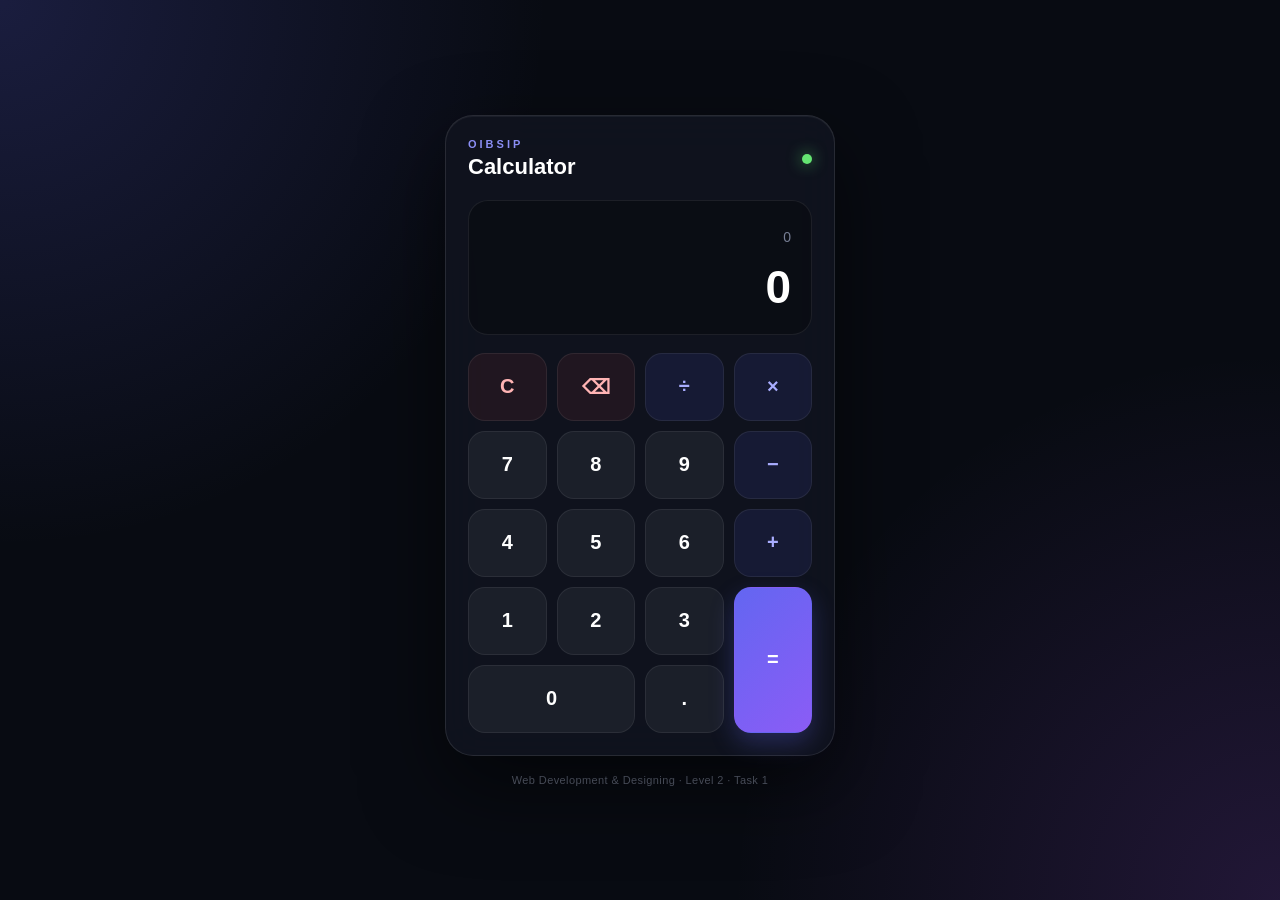
<file: index.html>
<!DOCTYPE html>
<html lang="en">
<head>
    <meta charset="UTF-8">
    <meta name="viewport" content="width=device-width, initial-scale=1.0">

    <title>Calculator | OIBSIP</title>

    <link rel="stylesheet" href="style.css">
</head>

<body>

    <main class="calculator-wrapper">

        <section class="calculator" aria-label="Calculator">

            <!-- Calculator Header -->
            <div class="calculator-header">
                <div>
                    <p class="brand">OIBSIP</p>
                    <h1>Calculator</h1>
                </div>

                <div class="status-dot"></div>
            </div>


            <!-- Display -->
            <div class="display-container">

                <div id="previous-display" class="previous-display">
                    0
                </div>

                <div id="current-display" class="current-display">
                    0
                </div>

            </div>


            <!-- Calculator Buttons -->
            <div class="calculator-buttons">

                <button
                    type="button"
                    class="calculator-btn function-btn"
                    data-action="clear">
                    C
                </button>

                <button
                    type="button"
                    class="calculator-btn function-btn"
                    data-action="backspace"
                    aria-label="Backspace">
                    ⌫
                </button>

                <button
                    type="button"
                    class="calculator-btn operator-btn"
                    data-operator="÷">
                    ÷
                </button>

                <button
                    type="button"
                    class="calculator-btn operator-btn"
                    data-operator="×">
                    ×
                </button>


                <button
                    type="button"
                    class="calculator-btn number-btn"
                    data-number="7">
                    7
                </button>

                <button
                    type="button"
                    class="calculator-btn number-btn"
                    data-number="8">
                    8
                </button>

                <button
                    type="button"
                    class="calculator-btn number-btn"
                    data-number="9">
                    9
                </button>

                <button
                    type="button"
                    class="calculator-btn operator-btn"
                    data-operator="-">
                    −
                </button>


                <button
                    type="button"
                    class="calculator-btn number-btn"
                    data-number="4">
                    4
                </button>

                <button
                    type="button"
                    class="calculator-btn number-btn"
                    data-number="5">
                    5
                </button>

                <button
                    type="button"
                    class="calculator-btn number-btn"
                    data-number="6">
                    6
                </button>

                <button
                    type="button"
                    class="calculator-btn operator-btn"
                    data-operator="+">
                    +
                </button>


                <button
                    type="button"
                    class="calculator-btn number-btn"
                    data-number="1">
                    1
                </button>

                <button
                    type="button"
                    class="calculator-btn number-btn"
                    data-number="2">
                    2
                </button>

                <button
                    type="button"
                    class="calculator-btn number-btn"
                    data-number="3">
                    3
                </button>

                <button
                    type="button"
                    class="calculator-btn equals-btn"
                    data-action="calculate">
                    =
                </button>


                <button
                    type="button"
                    class="calculator-btn number-btn zero-btn"
                    data-number="0">
                    0
                </button>

                <button
                    type="button"
                    class="calculator-btn number-btn"
                    data-number=".">
                    .
                </button>

            </div>

        </section>


        <p class="project-label">
            Web Development & Designing · Level 2 · Task 1
        </p>

    </main>


    <script src="script.js"></script>

</body>
</html>
</file>
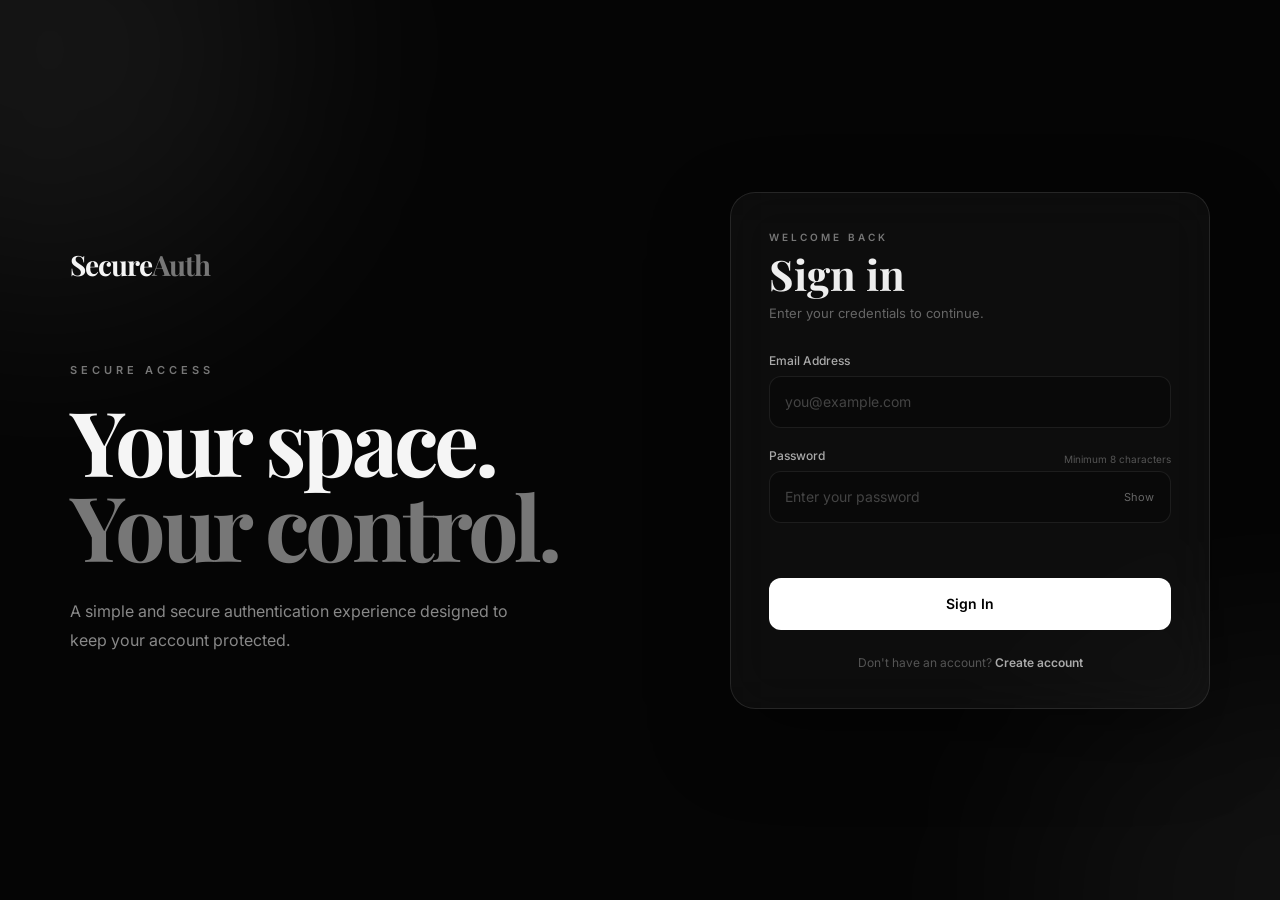
<file: WebDev-L2-LoginAuthentication/index.html>
<!DOCTYPE html>
<html lang="en">

<head>
    <meta charset="UTF-8">

    <meta name="viewport" content="width=device-width, initial-scale=1.0">

    <meta
        name="description"
        content="A frontend login authentication system built for the OIBSIP internship."
    >

    <title>SecureAuth | Login</title>

    <!-- Google Fonts -->
    <link rel="preconnect" href="https://fonts.googleapis.com">
    <link rel="preconnect" href="https://fonts.gstatic.com" crossorigin>

    <link
        href="https://fonts.googleapis.com/css2?family=Inter:wght@400;500;600;700&family=Playfair+Display:wght@600;700&display=swap"
        rel="stylesheet"
    >

    <!-- CSS -->
    <link rel="stylesheet" href="style.css">
</head>

<body>

    <!-- =====================================
         MAIN AUTHENTICATION CONTAINER
    ====================================== -->

    <main class="auth-page">

        <!-- Background decoration -->

        <div class="background-glow glow-one"></div>
        <div class="background-glow glow-two"></div>


        <!-- =====================================
             BRAND / INTRO
        ====================================== -->

        <section class="brand-section">

            <div class="brand-logo">
                Secure<span>Auth</span>
            </div>

            <p class="brand-label">
                SECURE ACCESS
            </p>

            <h1>
                Your space.
                <span>Your control.</span>
            </h1>

            <p class="brand-description">
                A simple and secure authentication experience
                designed to keep your account protected.
            </p>

        </section>


        <!-- =====================================
             AUTH CARD
        ====================================== -->

        <section class="auth-card">

            <!-- =================================
                 LOGIN FORM
            ================================== -->

            <div
                class="auth-form active"
                id="loginForm"
            >

                <div class="form-heading">

                    <p class="form-label">
                        WELCOME BACK
                    </p>

                    <h2>
                        Sign in
                    </h2>

                    <p>
                        Enter your credentials to continue.
                    </p>

                </div>


                <form id="login">

                    <!-- Email -->

                    <div class="form-group">

                        <label for="loginEmail">
                            Email Address
                        </label>

                        <input
                            type="email"
                            id="loginEmail"
                            placeholder="you@example.com"
                            autocomplete="email"
                            required
                        >

                    </div>


                    <!-- Password -->

                    <div class="form-group">

                        <div class="label-row">

                            <label for="loginPassword">
                                Password
                            </label>

                            <span class="password-hint">
                                Minimum 8 characters
                            </span>

                        </div>

                        <div class="password-wrapper">

                            <input
                                type="password"
                                id="loginPassword"
                                placeholder="Enter your password"
                                autocomplete="current-password"
                                required
                            >

                            <button
                                type="button"
                                class="toggle-password"
                                data-target="loginPassword"
                                aria-label="Show password"
                            >
                                Show
                            </button>

                        </div>

                    </div>


                    <!-- Error -->

                    <p
                        class="form-message error-message"
                        id="loginError"
                    ></p>


                    <!-- Submit -->

                    <button
                        type="submit"
                        class="primary-btn"
                    >
                        Sign In
                    </button>

                </form>


                <!-- Register switch -->

                <p class="switch-text">

                    Don't have an account?

                    <button
                        type="button"
                        class="switch-btn"
                        id="showRegister"
                    >
                        Create account
                    </button>

                </p>

            </div>


            <!-- =================================
                 REGISTER FORM
            ================================== -->

            <div
                class="auth-form"
                id="registerForm"
            >

                <div class="form-heading">

                    <p class="form-label">
                        GET STARTED
                    </p>

                    <h2>
                        Create account
                    </h2>

                    <p>
                        Create your secure account in a few steps.
                    </p>

                </div>


                <form id="register">

                    <!-- Name -->

                    <div class="form-group">

                        <label for="registerName">
                            Full Name
                        </label>

                        <input
                            type="text"
                            id="registerName"
                            placeholder="Janhvi Singh"
                            autocomplete="name"
                            required
                        >

                    </div>


                    <!-- Email -->

                    <div class="form-group">

                        <label for="registerEmail">
                            Email Address
                        </label>

                        <input
                            type="email"
                            id="registerEmail"
                            placeholder="you@example.com"
                            autocomplete="email"
                            required
                        >

                    </div>


                    <!-- Password -->

                    <div class="form-group">

                        <label for="registerPassword">
                            Password
                        </label>

                        <div class="password-wrapper">

                            <input
                                type="password"
                                id="registerPassword"
                                placeholder="Create a password"
                                autocomplete="new-password"
                                required
                            >

                            <button
                                type="button"
                                class="toggle-password"
                                data-target="registerPassword"
                                aria-label="Show password"
                            >
                                Show
                            </button>

                        </div>

                        <div class="password-rules">

                            <span id="lengthRule">
                                • 8+ characters
                            </span>

                            <span id="numberRule">
                                • At least 1 number
                            </span>

                        </div>

                    </div>


                    <!-- Confirm Password -->

                    <div class="form-group">

                        <label for="confirmPassword">
                            Confirm Password
                        </label>

                        <input
                            type="password"
                            id="confirmPassword"
                            placeholder="Repeat your password"
                            autocomplete="new-password"
                            required
                        >

                    </div>


                    <!-- Register Message -->

                    <p
                        class="form-message"
                        id="registerMessage"
                    ></p>


                    <!-- Submit -->

                    <button
                        type="submit"
                        class="primary-btn"
                    >
                        Create Account
                    </button>

                </form>


                <!-- Login switch -->

                <p class="switch-text">

                    Already have an account?

                    <button
                        type="button"
                        class="switch-btn"
                        id="showLogin"
                    >
                        Sign in
                    </button>

                </p>

            </div>


            <!-- =================================
                 DASHBOARD
            ================================== -->

            <div
                class="dashboard"
                id="dashboard"
            >

                <div class="dashboard-icon">
                    ✓
                </div>

                <p class="form-label">
                    AUTHENTICATED
                </p>

                <h2>
                    Welcome,
                    <span id="dashboardName">
                        User
                    </span>
                </h2>

                <p class="dashboard-email" id="dashboardEmail">
                    user@example.com
                </p>

                <div class="dashboard-info">

                    <div class="info-item">

                        <span>
                            Account Status
                        </span>

                        <strong>
                            Active
                        </strong>

                    </div>

                    <div class="info-item">

                        <span>
                            Access
                        </span>

                        <strong>
                            Protected
                        </strong>

                    </div>

                </div>

                <button
                    type="button"
                    class="logout-btn"
                    id="logoutBtn"
                >
                    Logout
                </button>

            </div>

        </section>

    </main>


    <!-- =====================================
         JAVASCRIPT
    ====================================== -->

    <script src="script.js"></script>

</body>

</html>
</file>
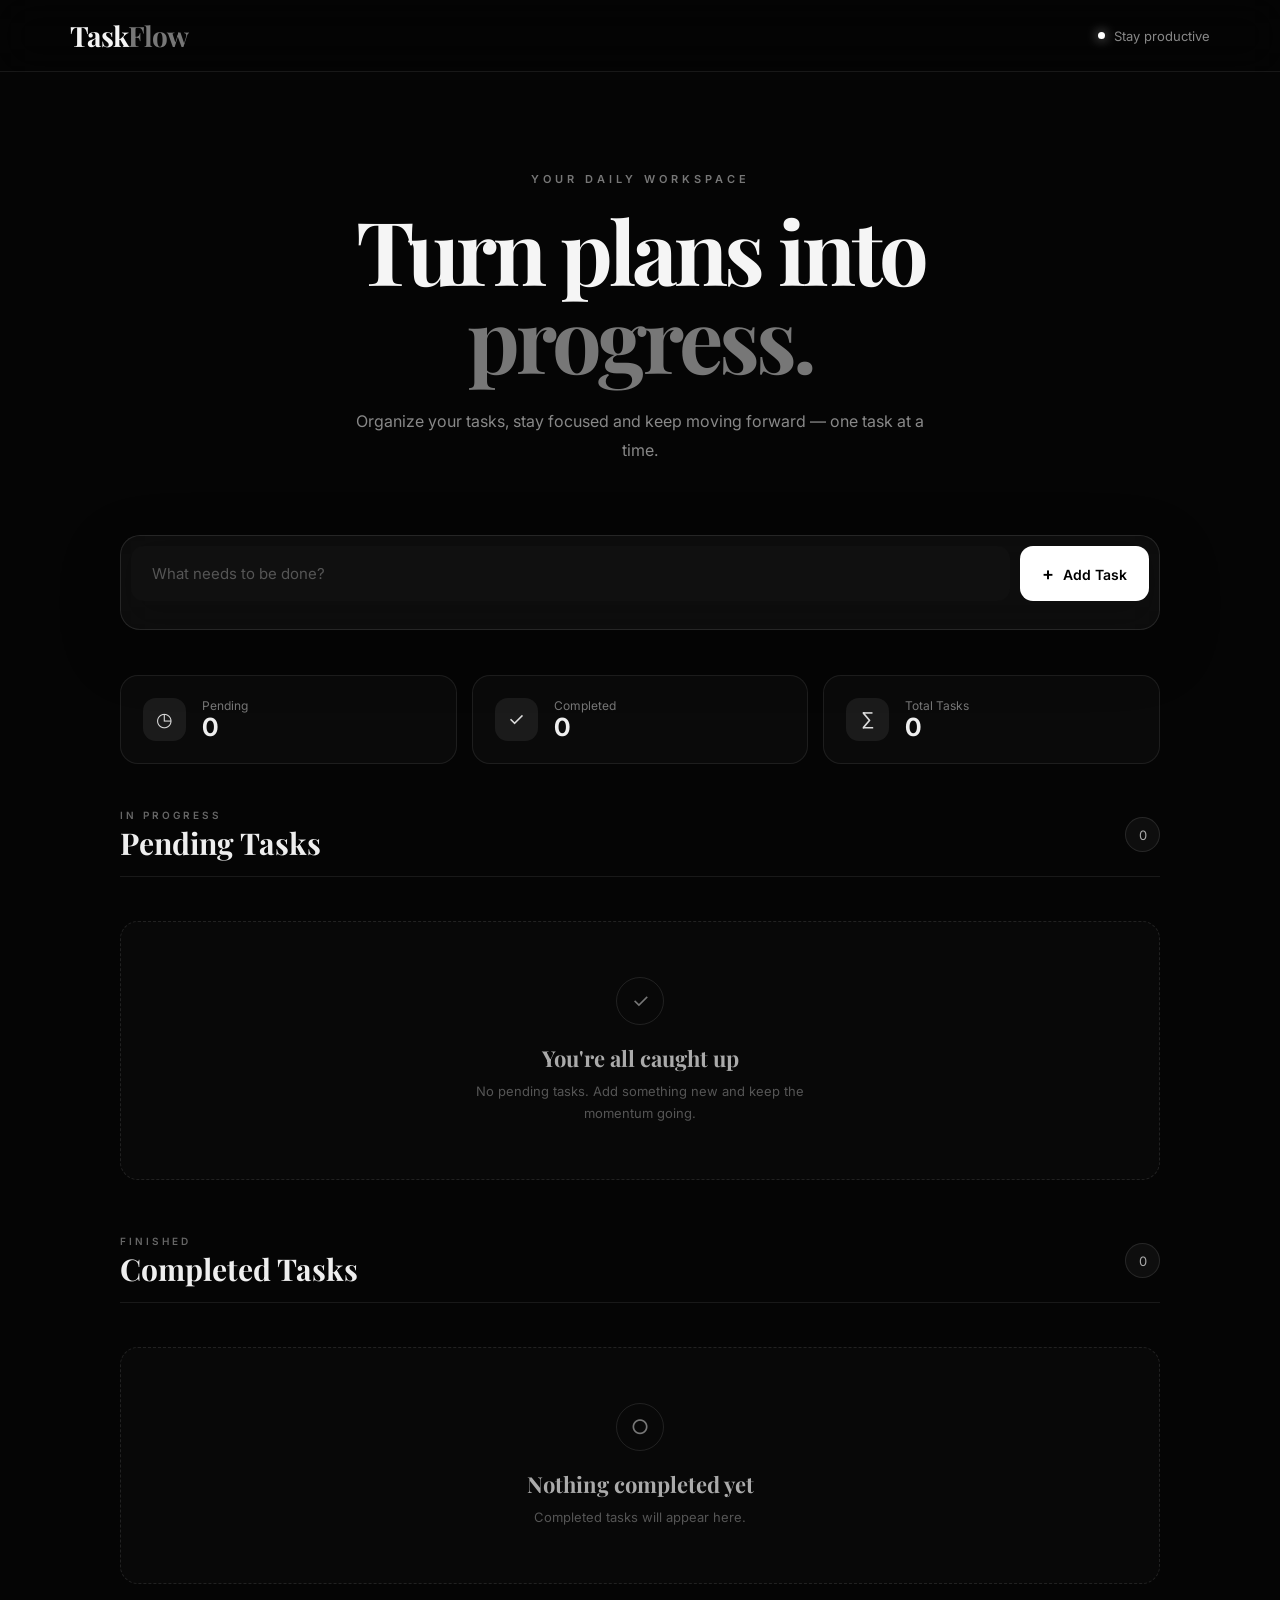
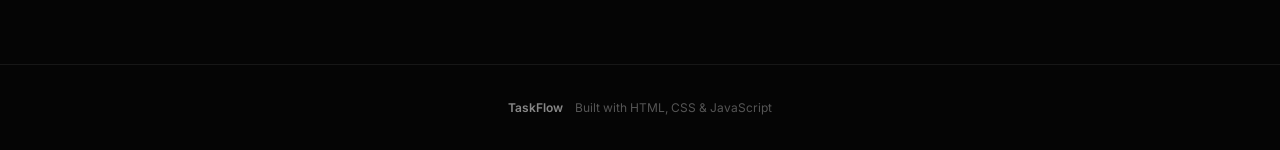
<file: WebDev-L2-ToDoApp/index.html>
<!DOCTYPE html>
<html lang="en">

<head>
    <meta charset="UTF-8">

    <meta name="viewport" content="width=device-width, initial-scale=1.0">

    <meta
        name="description"
        content="A premium responsive To-Do Web App with task management and local storage."
    >

    <title>TaskFlow | To-Do App</title>

    <!-- Google Fonts -->
    <link rel="preconnect" href="https://fonts.googleapis.com">
    <link rel="preconnect" href="https://fonts.gstatic.com" crossorigin>

    <link
        href="https://fonts.googleapis.com/css2?family=Inter:wght@400;500;600;700&family=Playfair+Display:wght@600;700&display=swap"
        rel="stylesheet"
    >

    <!-- CSS -->
    <link rel="stylesheet" href="style.css">
</head>

<body>

    <!-- ================= HEADER ================= -->

    <header class="header">

        <div class="nav-container">

            <div class="logo">
                Task<span>Flow</span>
            </div>

            <div class="header-status">
                <span class="status-dot"></span>
                Stay productive
            </div>

        </div>

    </header>


    <!-- ================= MAIN ================= -->

    <main class="main-container">

        <!-- Hero -->

        <section class="hero">

            <div class="hero-content">

                <p class="eyebrow">
                    YOUR DAILY WORKSPACE
                </p>

                <h1>
                    Turn plans into
                    <span>progress.</span>
                </h1>

                <p class="hero-description">
                    Organize your tasks, stay focused and keep
                    moving forward — one task at a time.
                </p>

            </div>

        </section>


        <!-- ================= TASK APP ================= -->

        <section class="todo-section">


            <!-- Task Input -->

            <div class="input-card">

                <div class="input-wrapper">

                    <input
                        type="text"
                        id="taskInput"
                        placeholder="What needs to be done?"
                        autocomplete="off"
                        maxlength="150"
                    >

                    <button
                        id="addTaskBtn"
                        type="button"
                    >
                        <span>+</span>
                        Add Task
                    </button>

                </div>

                <p
                    class="input-error"
                    id="inputError"
                ></p>

            </div>


            <!-- ================= STATS ================= -->

            <div class="stats-grid">

                <div class="stat-card">

                    <div class="stat-icon">
                        ◷
                    </div>

                    <div>
                        <p>Pending</p>
                        <strong id="pendingCount">0</strong>
                    </div>

                </div>


                <div class="stat-card">

                    <div class="stat-icon">
                        ✓
                    </div>

                    <div>
                        <p>Completed</p>
                        <strong id="completedCount">0</strong>
                    </div>

                </div>


                <div class="stat-card">

                    <div class="stat-icon">
                        ∑
                    </div>

                    <div>
                        <p>Total Tasks</p>
                        <strong id="totalCount">0</strong>
                    </div>

                </div>

            </div>


            <!-- ================= PENDING TASKS ================= -->

            <section class="task-section">

                <div class="section-header">

                    <div>
                        <p class="section-label">
                            IN PROGRESS
                        </p>

                        <h2>
                            Pending Tasks
                        </h2>
                    </div>

                    <span
                        class="section-count"
                        id="pendingBadge"
                    >
                        0
                    </span>

                </div>


                <div
                    class="task-list"
                    id="pendingTasks"
                >

                    <!-- Tasks will be inserted by JavaScript -->

                </div>


                <!-- Empty State -->

                <div
                    class="empty-state"
                    id="pendingEmpty"
                >

                    <div class="empty-icon">
                        ✓
                    </div>

                    <h3>
                        You're all caught up
                    </h3>

                    <p>
                        No pending tasks. Add something new
                        and keep the momentum going.
                    </p>

                </div>

            </section>


            <!-- ================= COMPLETED TASKS ================= -->

            <section class="task-section completed-section">

                <div class="section-header">

                    <div>
                        <p class="section-label">
                            FINISHED
                        </p>

                        <h2>
                            Completed Tasks
                        </h2>
                    </div>

                    <span
                        class="section-count"
                        id="completedBadge"
                    >
                        0
                    </span>

                </div>


                <div
                    class="task-list"
                    id="completedTasks"
                >

                    <!-- Completed tasks will be inserted here -->

                </div>


                <!-- Empty State -->

                <div
                    class="empty-state"
                    id="completedEmpty"
                >

                    <div class="empty-icon">
                        ○
                    </div>

                    <h3>
                        Nothing completed yet
                    </h3>

                    <p>
                        Completed tasks will appear here.
                    </p>

                </div>

            </section>


        </section>

    </main>


    <!-- ================= FOOTER ================= -->

    <footer class="footer">

        <p>
            TaskFlow
        </p>

        <span>
            Built with HTML, CSS & JavaScript
        </span>

    </footer>


    <!-- JavaScript -->

    <script src="script.js"></script>

</body>

</html>
</file>
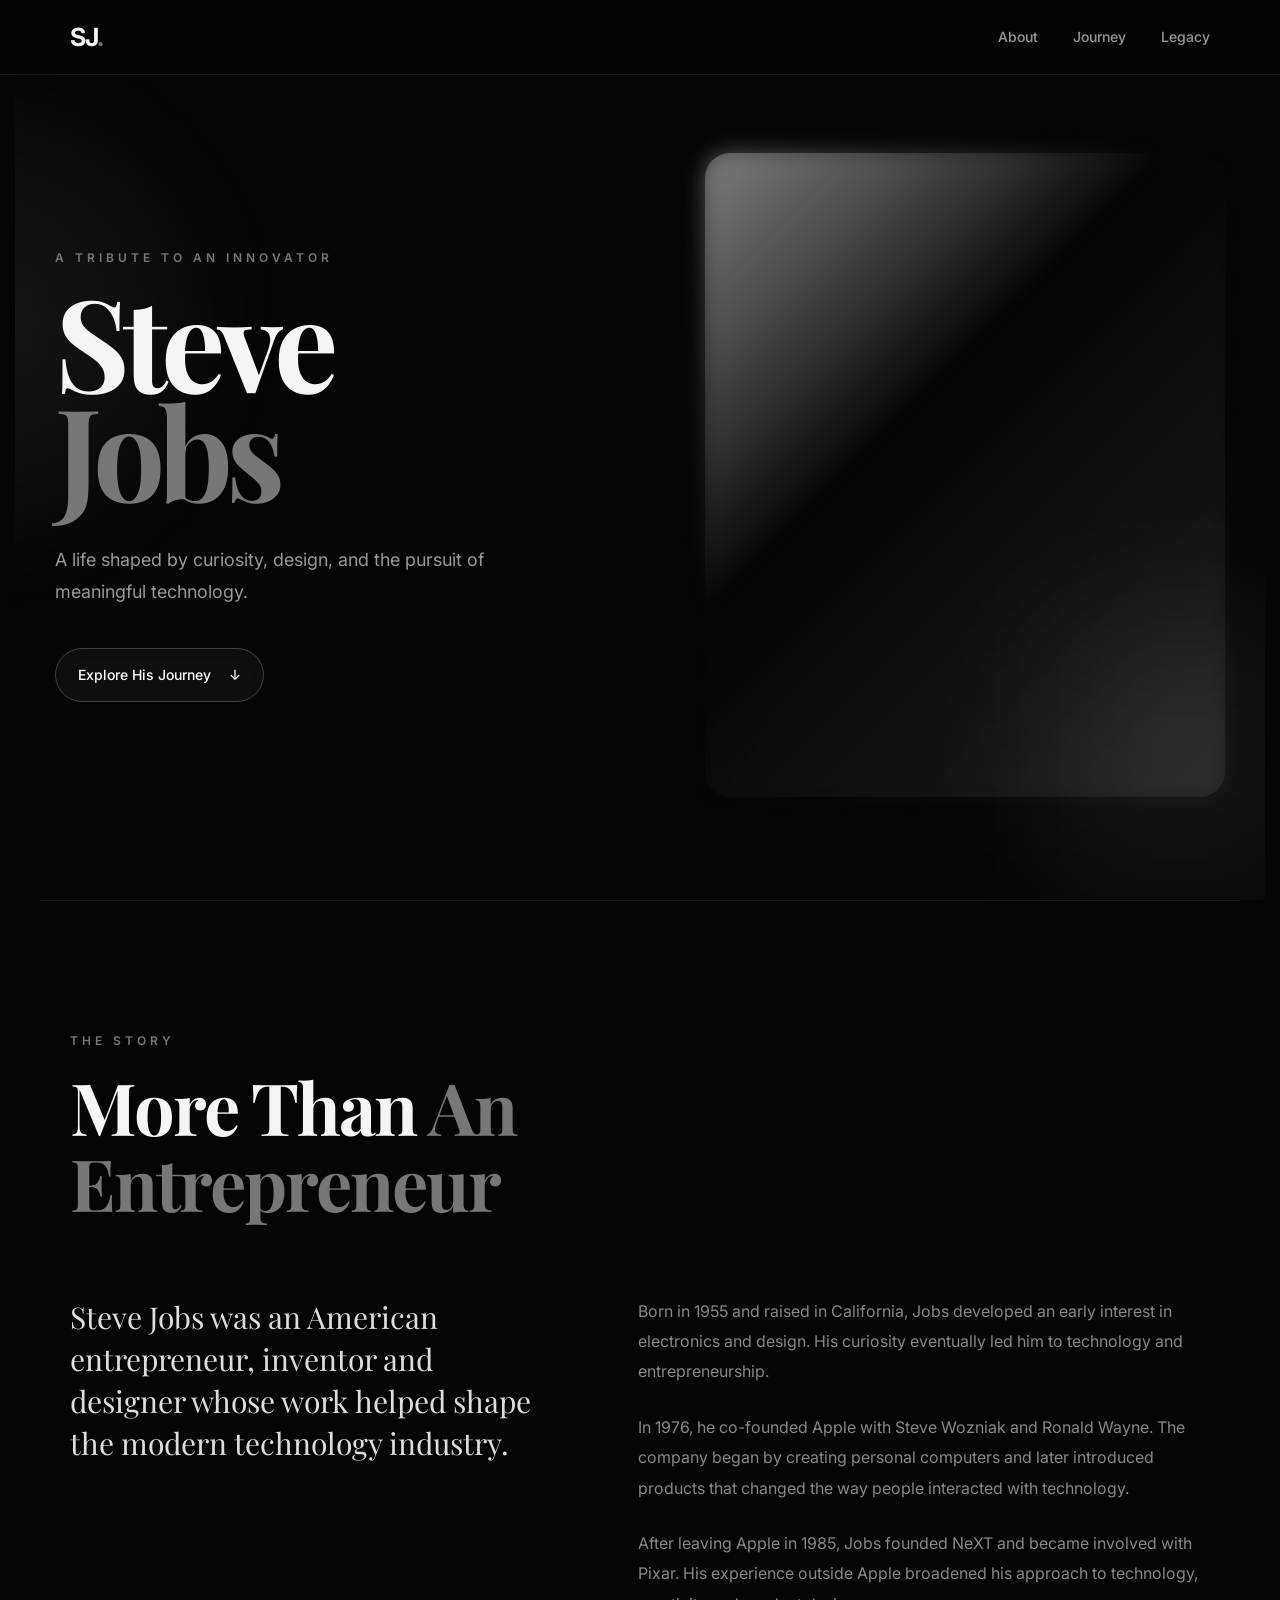
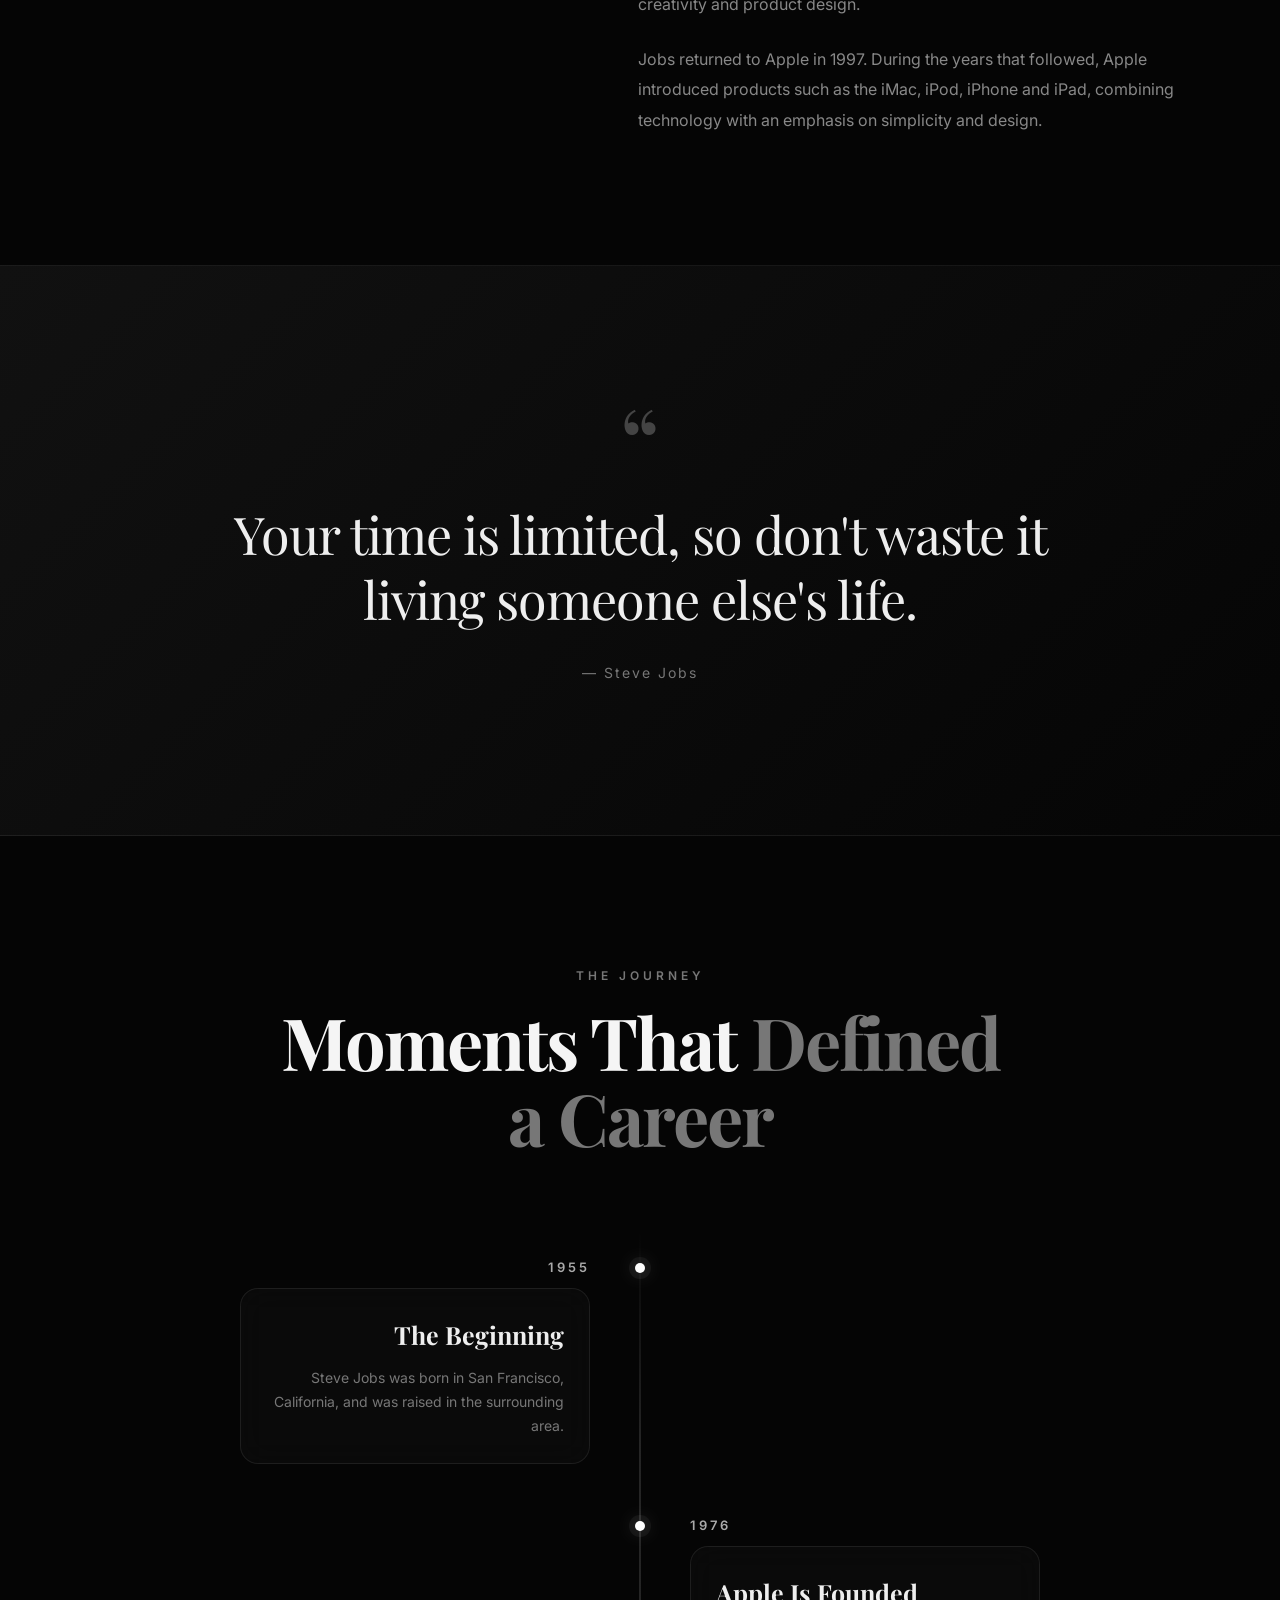
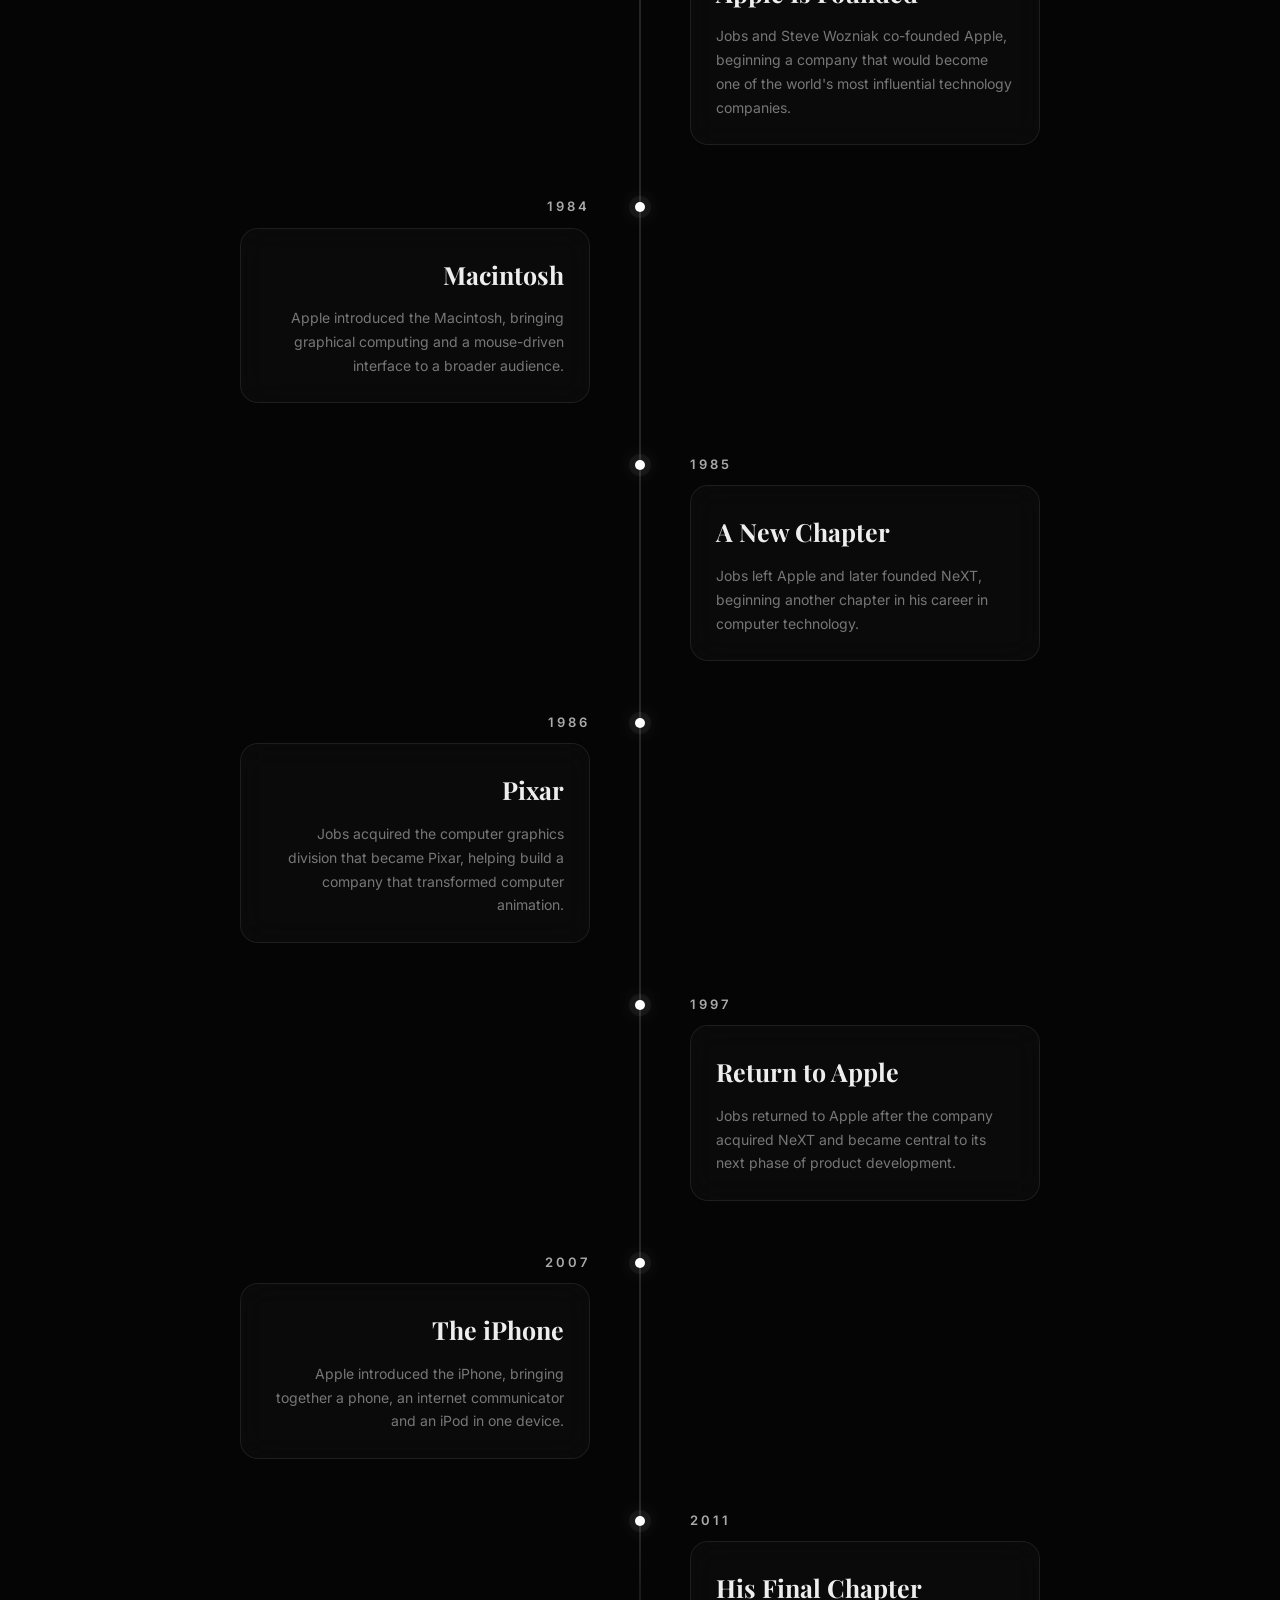
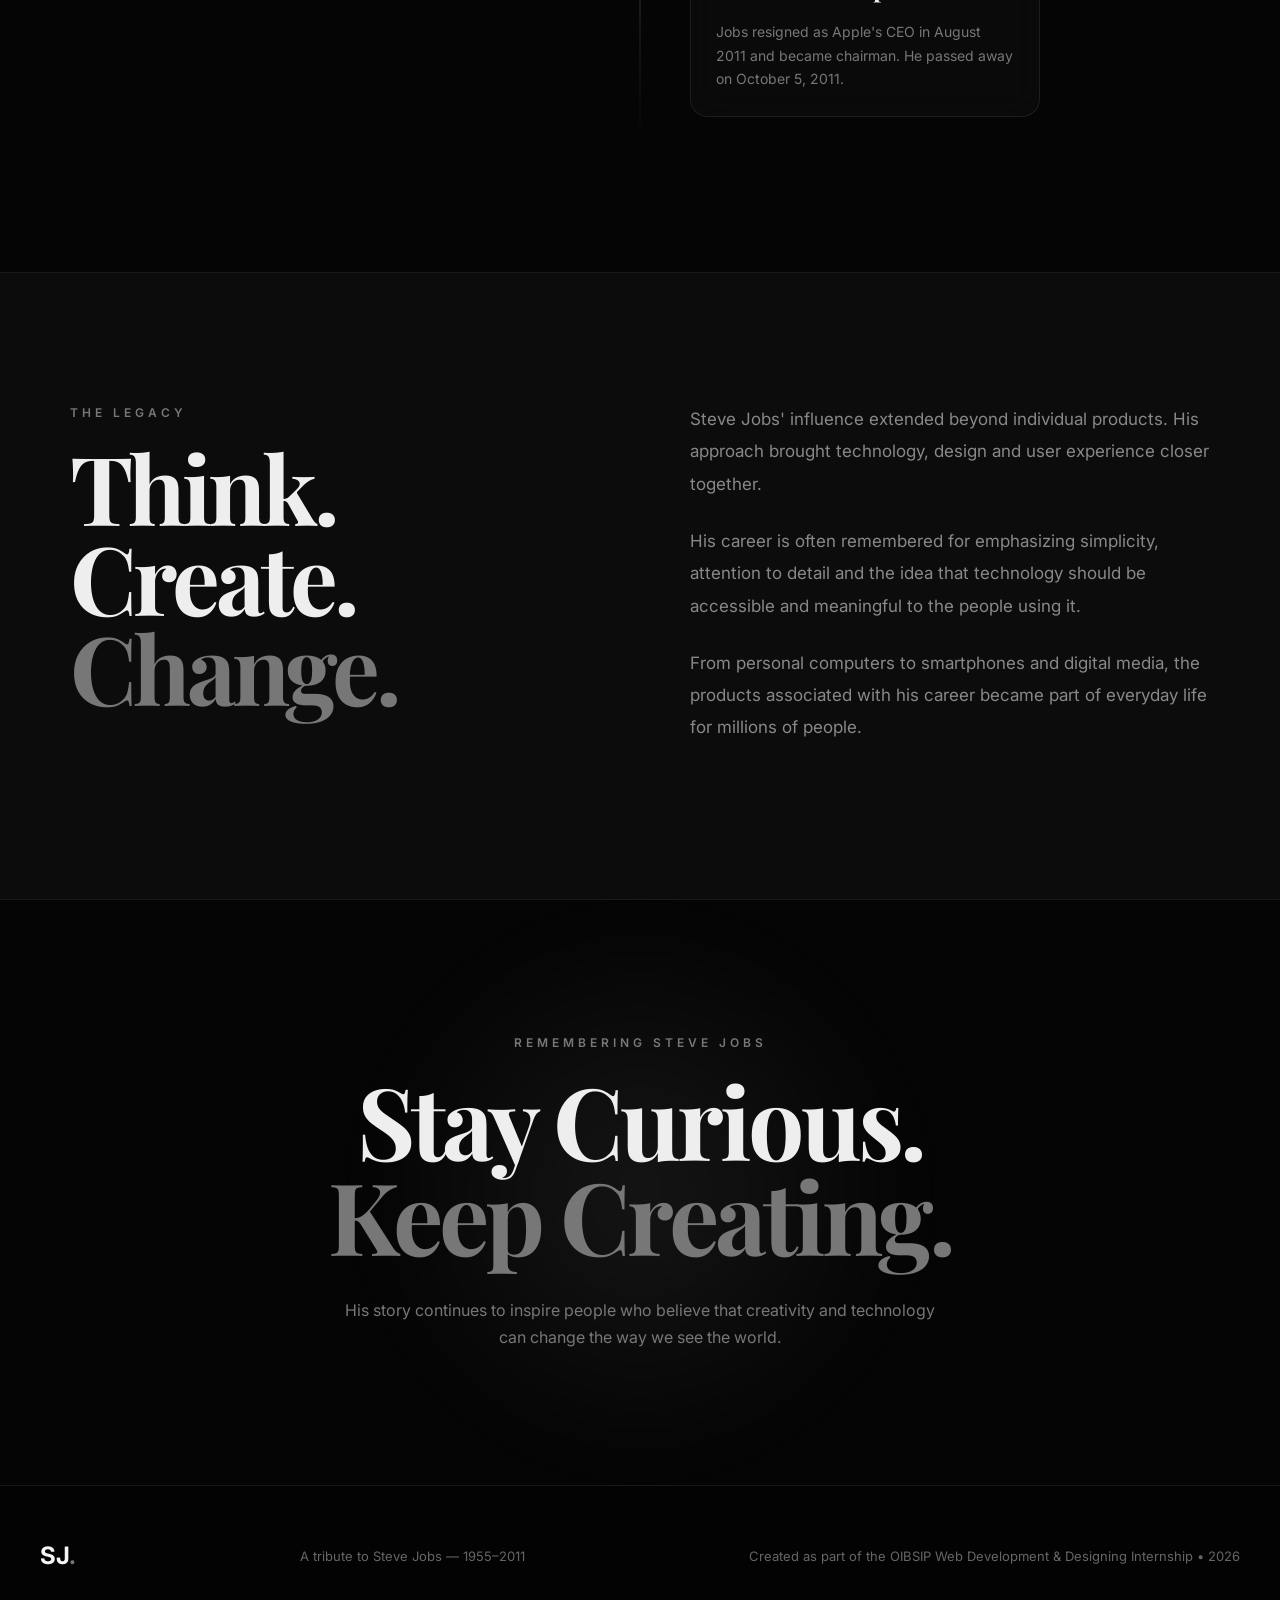
<file: WebDev-L2-TributePage/index.html>
<!DOCTYPE html>
<html lang="en">
<head>
    <meta charset="UTF-8">

    <meta name="viewport" content="width=device-width, initial-scale=1.0">

    <meta
        name="description"
        content="A tribute page dedicated to Steve Jobs and his impact on technology, design and innovation."
    >

    <title>Steve Jobs | Tribute Page</title>

    <!-- Google Fonts -->
    <link rel="preconnect" href="https://fonts.googleapis.com">
    <link rel="preconnect" href="https://fonts.gstatic.com" crossorigin>

    <link
        href="https://fonts.googleapis.com/css2?family=Inter:wght@400;500;600;700&family=Playfair+Display:wght@600;700&display=swap"
        rel="stylesheet"
    >

    <!-- CSS -->
    <link rel="stylesheet" href="style.css">
</head>

<body>

    <!-- ================= HEADER ================= -->

    <header class="header">
        <div class="nav-container">

            <a href="#" class="logo">
                SJ<span>.</span>
            </a>

            <nav class="navbar">
                <a href="#about">About</a>
                <a href="#timeline">Journey</a>
                <a href="#legacy">Legacy</a>
            </nav>

        </div>
    </header>


    <!-- ================= HERO ================= -->

    <main>

        <section class="hero">

            <div class="hero-content">

                <p class="hero-label">
                    A TRIBUTE TO AN INNOVATOR
                </p>

                <h1>
                    Steve
                    <span>Jobs</span>
                </h1>

                <p class="hero-tagline">
                    A life shaped by curiosity, design,
                    and the pursuit of meaningful technology.
                </p>

                <a href="#about" class="hero-button">
                    Explore His Journey
                    <span>↓</span>
                </a>

            </div>


            <div class="hero-image">

                <div class="image-glow"></div>

                <img
                    src="images/steve-jobs.jpg"
                    alt="Steve Jobs presenting at an Apple event"
                >

            </div>

        </section>


        <!-- ================= ABOUT ================= -->

        <section id="about" class="about section">

            <div class="section-heading">

                <p class="section-label">
                    THE STORY
                </p>

                <h2>
                    More Than
                    <span>An Entrepreneur</span>
                </h2>

            </div>


            <div class="about-content">

                <div class="about-intro">

                    <p class="large-text">
                        Steve Jobs was an American entrepreneur,
                        inventor and designer whose work helped shape
                        the modern technology industry.
                    </p>

                </div>


                <div class="about-text">

                    <p>
                        Born in 1955 and raised in California, Jobs
                        developed an early interest in electronics and
                        design. His curiosity eventually led him to
                        technology and entrepreneurship.
                    </p>

                    <p>
                        In 1976, he co-founded Apple with Steve Wozniak
                        and Ronald Wayne. The company began by creating
                        personal computers and later introduced products
                        that changed the way people interacted with
                        technology.
                    </p>

                    <p>
                        After leaving Apple in 1985, Jobs founded NeXT
                        and became involved with Pixar. His experience
                        outside Apple broadened his approach to
                        technology, creativity and product design.
                    </p>

                    <p>
                        Jobs returned to Apple in 1997. During the years
                        that followed, Apple introduced products such as
                        the iMac, iPod, iPhone and iPad, combining
                        technology with an emphasis on simplicity and
                        design.
                    </p>

                </div>

            </div>

        </section>


        <!-- ================= QUOTE ================= -->

        <section class="quote-section">

            <div class="quote-container">

                <div class="quote-mark">
                    “
                </div>

                <blockquote>
                    Your time is limited, so don't waste it living
                    someone else's life.
                </blockquote>

                <p class="quote-author">
                    — Steve Jobs
                </p>

            </div>

        </section>


        <!-- ================= TIMELINE ================= -->

        <section id="timeline" class="timeline section">

            <div class="section-heading centered">

                <p class="section-label">
                    THE JOURNEY
                </p>

                <h2>
                    Moments That
                    <span>Defined a Career</span>
                </h2>

            </div>


            <div class="timeline-container">


                <!-- 1955 -->

                <div class="timeline-item">

                    <div class="timeline-year">
                        1955
                    </div>

                    <div class="timeline-dot"></div>

                    <div class="timeline-content">

                        <h3>
                            The Beginning
                        </h3>

                        <p>
                            Steve Jobs was born in San Francisco,
                            California, and was raised in the
                            surrounding area.
                        </p>

                    </div>

                </div>


                <!-- 1976 -->

                <div class="timeline-item">

                    <div class="timeline-year">
                        1976
                    </div>

                    <div class="timeline-dot"></div>

                    <div class="timeline-content">

                        <h3>
                            Apple Is Founded
                        </h3>

                        <p>
                            Jobs and Steve Wozniak co-founded Apple,
                            beginning a company that would become one
                            of the world's most influential technology
                            companies.
                        </p>

                    </div>

                </div>


                <!-- 1984 -->

                <div class="timeline-item">

                    <div class="timeline-year">
                        1984
                    </div>

                    <div class="timeline-dot"></div>

                    <div class="timeline-content">

                        <h3>
                            Macintosh
                        </h3>

                        <p>
                            Apple introduced the Macintosh, bringing
                            graphical computing and a mouse-driven
                            interface to a broader audience.
                        </p>

                    </div>

                </div>


                <!-- 1985 -->

                <div class="timeline-item">

                    <div class="timeline-year">
                        1985
                    </div>

                    <div class="timeline-dot"></div>

                    <div class="timeline-content">

                        <h3>
                            A New Chapter
                        </h3>

                        <p>
                            Jobs left Apple and later founded NeXT,
                            beginning another chapter in his career
                            in computer technology.
                        </p>

                    </div>

                </div>


                <!-- 1986 -->

                <div class="timeline-item">

                    <div class="timeline-year">
                        1986
                    </div>

                    <div class="timeline-dot"></div>

                    <div class="timeline-content">

                        <h3>
                            Pixar
                        </h3>

                        <p>
                            Jobs acquired the computer graphics
                            division that became Pixar, helping build
                            a company that transformed computer
                            animation.
                        </p>

                    </div>

                </div>


                <!-- 1997 -->

                <div class="timeline-item">

                    <div class="timeline-year">
                        1997
                    </div>

                    <div class="timeline-dot"></div>

                    <div class="timeline-content">

                        <h3>
                            Return to Apple
                        </h3>

                        <p>
                            Jobs returned to Apple after the company
                            acquired NeXT and became central to its
                            next phase of product development.
                        </p>

                    </div>

                </div>


                <!-- 2007 -->

                <div class="timeline-item">

                    <div class="timeline-year">
                        2007
                    </div>

                    <div class="timeline-dot"></div>

                    <div class="timeline-content">

                        <h3>
                            The iPhone
                        </h3>

                        <p>
                            Apple introduced the iPhone, bringing
                            together a phone, an internet communicator
                            and an iPod in one device.
                        </p>

                    </div>

                </div>


                <!-- 2011 -->

                <div class="timeline-item">

                    <div class="timeline-year">
                        2011
                    </div>

                    <div class="timeline-dot"></div>

                    <div class="timeline-content">

                        <h3>
                            His Final Chapter
                        </h3>

                        <p>
                            Jobs resigned as Apple's CEO in August 2011
                            and became chairman. He passed away on
                            October 5, 2011.
                        </p>

                    </div>

                </div>

            </div>

        </section>


        <!-- ================= LEGACY ================= -->

        <section id="legacy" class="legacy section">

            <div class="legacy-wrapper">

                <div class="legacy-heading">

                    <p class="section-label">
                        THE LEGACY
                    </p>

                    <h2>
                        Think.
                        <br>
                        Create.
                        <br>
                        <span>Change.</span>
                    </h2>

                </div>


                <div class="legacy-content">

                    <p>
                        Steve Jobs' influence extended beyond individual
                        products. His approach brought technology,
                        design and user experience closer together.
                    </p>

                    <p>
                        His career is often remembered for emphasizing
                        simplicity, attention to detail and the idea
                        that technology should be accessible and
                        meaningful to the people using it.
                    </p>

                    <p>
                        From personal computers to smartphones and
                        digital media, the products associated with his
                        career became part of everyday life for millions
                        of people.
                    </p>

                </div>

            </div>

        </section>


        <!-- ================= FINAL TRIBUTE ================= -->

        <section class="final-tribute">

            <div class="final-content">

                <p class="section-label">
                    REMEMBERING STEVE JOBS
                </p>

                <h2>
                    Stay Curious.
                    <br>
                    <span>Keep Creating.</span>
                </h2>

                <p>
                    His story continues to inspire people who believe
                    that creativity and technology can change the way
                    we see the world.
                </p>

            </div>

        </section>

    </main>


    <!-- ================= FOOTER ================= -->

    <footer class="footer">

        <div class="footer-content">

            <div class="footer-logo">
                SJ<span>.</span>
            </div>

            <p>
                A tribute to Steve Jobs — 1955–2011
            </p>

            <p class="footer-note">
                Created as part of the OIBSIP Web Development
                & Designing Internship.
            </p>

        </div>

    </footer>


    <!-- JavaScript -->
    <script src="script.js"></script>

</body>
</html>
</file>
<file: style.css>
/* ================================
   RESET
================================ */

* {
    margin: 0;
    padding: 0;
    box-sizing: border-box;
}


/* ================================
   BODY
================================ */

body {
    min-height: 100vh;

    display: flex;
    align-items: center;
    justify-content: center;

    padding: 30px;

    font-family: Arial, Helvetica, sans-serif;

    background:
        radial-gradient(
            circle at top left,
            rgba(99, 102, 241, 0.20),
            transparent 35%
        ),
        radial-gradient(
            circle at bottom right,
            rgba(168, 85, 247, 0.16),
            transparent 35%
        ),
        #080b12;

    color: #ffffff;
}


/* ================================
   WRAPPER
================================ */

.calculator-wrapper {
    width: 100%;
    max-width: 390px;

    display: flex;
    flex-direction: column;
    align-items: center;
}


/* ================================
   CALCULATOR
================================ */

.calculator {
    position: relative;

    width: 100%;

    padding: 22px;

    border: 1px solid rgba(255, 255, 255, 0.10);
    border-radius: 28px;

    background: rgba(16, 20, 31, 0.88);

    box-shadow:
        0 30px 80px rgba(0, 0, 0, 0.55),
        inset 0 1px 0 rgba(255, 255, 255, 0.05);

    backdrop-filter: blur(20px);
}


/* ================================
   HEADER
================================ */

.calculator-header {
    display: flex;
    align-items: center;
    justify-content: space-between;

    margin-bottom: 20px;
}

.brand {
    margin-bottom: 4px;

    font-size: 11px;
    font-weight: 700;
    letter-spacing: 3px;

    color: #8b8ff5;
}

.calculator-header h1 {
    font-size: 22px;
    font-weight: 700;
}

.status-dot {
    width: 10px;
    height: 10px;

    border-radius: 50%;

    background: #65e572;

    box-shadow: 0 0 15px rgba(101, 229, 114, 0.7);
}


/* ================================
   DISPLAY
================================ */

.display-container {
    min-height: 135px;

    display: flex;
    flex-direction: column;
    justify-content: flex-end;

    padding: 20px;

    margin-bottom: 18px;

    border: 1px solid rgba(255, 255, 255, 0.08);
    border-radius: 20px;

    background: rgba(0, 0, 0, 0.28);

    overflow: hidden;
}

.previous-display {
    min-height: 25px;

    margin-bottom: 6px;

    text-align: right;

    font-size: 14px;

    color: #777f95;

    overflow: hidden;
    white-space: nowrap;
}

.current-display {
    text-align: right;

    font-size: clamp(32px, 8vw, 46px);
    font-weight: 600;

    color: #ffffff;

    overflow: hidden;
    white-space: nowrap;
    text-overflow: ellipsis;
}


/* ================================
   BUTTON GRID
================================ */

.calculator-buttons {
    display: grid;

    grid-template-columns: repeat(4, 1fr);

    gap: 10px;
}


/* ================================
   BUTTON
================================ */

.calculator-btn {
    min-height: 68px;

    border: 1px solid rgba(255, 255, 255, 0.07);
    border-radius: 17px;

    font-size: 20px;
    font-weight: 600;

    color: #ffffff;

    background: rgba(255, 255, 255, 0.055);

    cursor: pointer;

    transition:
        transform 0.15s ease,
        background 0.15s ease,
        border-color 0.15s ease,
        box-shadow 0.15s ease;
}

.calculator-btn:hover {
    transform: translateY(-2px);

    background: rgba(255, 255, 255, 0.10);

    border-color: rgba(255, 255, 255, 0.15);
}

.calculator-btn:active {
    transform: scale(0.95);
}


/* ================================
   FUNCTION BUTTONS
================================ */

.function-btn {
    color: #ffb4b4;

    background: rgba(255, 80, 80, 0.08);
}

.function-btn:hover {
    background: rgba(255, 80, 80, 0.15);
}


/* ================================
   OPERATOR BUTTONS
================================ */

.operator-btn {
    color: #a9adff;

    background: rgba(100, 100, 255, 0.10);
}

.operator-btn:hover {
    background: rgba(100, 100, 255, 0.18);
}


/* ================================
   EQUALS BUTTON
================================ */

.equals-btn {
    grid-row: span 2;

    color: #ffffff;

    background: linear-gradient(
        135deg,
        #6366f1,
        #8b5cf6
    );

    border-color: transparent;

    box-shadow:
        0 10px 25px rgba(99, 102, 241, 0.28);
}

.equals-btn:hover {
    background: linear-gradient(
        135deg,
        #7073f5,
        #9569f7
    );

    box-shadow:
        0 14px 30px rgba(99, 102, 241, 0.38);
}


/* ================================
   ZERO BUTTON
================================ */

.zero-btn {
    grid-column: span 2;
}


/* ================================
   PROJECT LABEL
================================ */

.project-label {
    margin-top: 18px;

    text-align: center;

    font-size: 11px;

    color: #646b7c;

    letter-spacing: 0.4px;
}


/* ================================
   ERROR STATE
================================ */

.error-display {
    color: #ff7777;
}


/* ================================
   RESPONSIVE DESIGN
================================ */

@media (max-width: 480px) {

    body {
        padding: 15px;
    }

    .calculator {
        padding: 17px;

        border-radius: 24px;
    }

    .calculator-btn {
        min-height: 60px;

        border-radius: 15px;

        font-size: 18px;
    }

    .display-container {
        min-height: 120px;

        padding: 17px;
    }

    .current-display {
        font-size: 34px;
    }
}


@media (max-width: 350px) {

    .calculator {
        padding: 13px;
    }

    .calculator-buttons {
        gap: 7px;
    }

    .calculator-btn {
        min-height: 55px;

        font-size: 17px;
    }
}
</file>
<file: WebDev-L2-LoginAuthentication/style.css>
/* =========================================
   RESET
========================================= */

* {
    margin: 0;
    padding: 0;
    box-sizing: border-box;
}

html {
    scroll-behavior: smooth;
}

body {
    font-family: "Inter", sans-serif;
    background: #050505;
    color: #f5f5f5;
    min-height: 100vh;
    overflow-x: hidden;
}

button,
input {
    font-family: inherit;
}

button {
    cursor: pointer;
}

::selection {
    background: #ffffff;
    color: #000000;
}


/* =========================================
   AUTH PAGE
========================================= */

.auth-page {
    position: relative;

    min-height: 100vh;

    padding: 70px 30px;

    display: grid;

    grid-template-columns: 1fr 1fr;

    align-items: center;

    gap: 100px;

    max-width: 1200px;

    margin: auto;
}


/* =========================================
   BACKGROUND GLOW
========================================= */

.background-glow {
    position: fixed;

    width: 500px;
    height: 500px;

    border-radius: 50%;

    filter: blur(120px);

    pointer-events: none;

    z-index: -1;
}

.glow-one {
    top: -200px;
    left: -200px;

    background: rgba(255, 255, 255, 0.07);
}

.glow-two {
    right: -250px;
    bottom: -250px;

    background: rgba(255, 255, 255, 0.05);
}


/* =========================================
   BRAND SECTION
========================================= */

.brand-section {
    max-width: 500px;
}

.brand-logo {
    margin-bottom: 80px;

    font-family: "Playfair Display", serif;

    font-size: 28px;
    font-weight: 700;

    letter-spacing: -1px;
}

.brand-logo span {
    color: #777777;
}

.brand-label {
    margin-bottom: 20px;

    color: #777777;

    font-size: 11px;
    font-weight: 600;

    letter-spacing: 4px;
}

.brand-section h1 {
    margin-bottom: 30px;

    font-family: "Playfair Display", serif;

    font-size: clamp(55px, 7vw, 90px);

    line-height: 0.95;

    letter-spacing: -4px;
}

.brand-section h1 span {
    display: block;

    color: #777777;
}

.brand-description {
    max-width: 450px;

    color: #888888;

    font-size: 16px;

    line-height: 1.8;
}


/* =========================================
   AUTH CARD
========================================= */

.auth-card {
    width: 100%;
    max-width: 480px;

    margin-left: auto;

    padding: 38px;

    border: 1px solid rgba(255, 255, 255, 0.1);

    border-radius: 25px;

    background: rgba(255, 255, 255, 0.035);

    box-shadow:
        0 30px 80px rgba(0, 0, 0, 0.35);

    backdrop-filter: blur(25px);
    -webkit-backdrop-filter: blur(25px);
}


/* =========================================
   AUTH FORMS
========================================= */

.auth-form {
    display: none;

    animation: formAppear 0.4s ease;
}

.auth-form.active {
    display: block;
}

@keyframes formAppear {

    from {
        opacity: 0;
        transform: translateY(12px);
    }

    to {
        opacity: 1;
        transform: translateY(0);
    }
}


/* =========================================
   FORM HEADING
========================================= */

.form-heading {
    margin-bottom: 32px;
}

.form-label {
    margin-bottom: 10px;

    color: #777777;

    font-size: 10px;
    font-weight: 600;

    letter-spacing: 3px;
}

.form-heading h2 {
    margin-bottom: 10px;

    font-family: "Playfair Display", serif;

    color: #eeeeee;

    font-size: 42px;

    line-height: 1;
}

.form-heading p:last-child {
    color: #666666;

    font-size: 13px;
}


/* =========================================
   FORM
========================================= */

.form-group {
    margin-bottom: 20px;
}

.form-group label {
    display: block;

    margin-bottom: 8px;

    color: #aaaaaa;

    font-size: 12px;
    font-weight: 500;
}

.label-row {
    display: flex;

    align-items: center;
    justify-content: space-between;
}

.password-hint {
    color: #555555;

    font-size: 10px;
}


/* =========================================
   INPUTS
========================================= */

.form-group input {
    width: 100%;

    height: 52px;

    padding: 0 15px;

    border: 1px solid rgba(255, 255, 255, 0.08);

    outline: none;

    border-radius: 12px;

    background: rgba(0, 0, 0, 0.25);

    color: #eeeeee;

    font-size: 14px;

    transition: 0.3s ease;
}

.form-group input::placeholder {
    color: #444444;
}

.form-group input:focus {
    border-color: rgba(255, 255, 255, 0.25);

    background: rgba(0, 0, 0, 0.4);

    box-shadow:
        0 0 25px rgba(255, 255, 255, 0.03);
}


/* =========================================
   PASSWORD
========================================= */

.password-wrapper {
    position: relative;
}

.password-wrapper input {
    padding-right: 65px;
}

.toggle-password {
    position: absolute;

    top: 50%;
    right: 12px;

    transform: translateY(-50%);

    padding: 5px;

    border: none;

    background: transparent;

    color: #666666;

    font-size: 11px;

    transition: 0.3s ease;
}

.toggle-password:hover {
    color: #ffffff;
}


/* =========================================
   PASSWORD RULES
========================================= */

.password-rules {
    display: flex;

    gap: 15px;

    margin-top: 9px;

    flex-wrap: wrap;
}

.password-rules span {
    color: #555555;

    font-size: 10px;

    transition: 0.3s ease;
}

.password-rules span.valid {
    color: #aaaaaa;
}


/* =========================================
   FORM MESSAGES
========================================= */

.form-message {
    min-height: 20px;

    margin: 5px 0 10px;

    font-size: 12px;

    line-height: 1.5;
}

.error-message {
    color: #aaaaaa;
}

.success-message {
    color: #bbbbbb;
}


/* =========================================
   PRIMARY BUTTON
========================================= */

.primary-btn {
    width: 100%;

    height: 52px;

    margin-top: 5px;

    border: none;

    border-radius: 12px;

    background: #ffffff;

    color: #000000;

    font-size: 14px;
    font-weight: 600;

    transition: 0.3s ease;
}

.primary-btn:hover {
    background: #dddddd;

    transform: translateY(-2px);

    box-shadow:
        0 12px 30px rgba(255, 255, 255, 0.1);
}

.primary-btn:active {
    transform: translateY(0);
}


/* =========================================
   SWITCH LOGIN / REGISTER
========================================= */

.switch-text {
    margin-top: 25px;

    text-align: center;

    color: #555555;

    font-size: 12px;
}

.switch-btn {
    border: none;

    background: transparent;

    color: #aaaaaa;

    font-size: 12px;
    font-weight: 600;

    transition: 0.3s ease;
}

.switch-btn:hover {
    color: #ffffff;
}


/* =========================================
   DASHBOARD
========================================= */

.dashboard {
    display: none;

    text-align: center;

    animation: formAppear 0.5s ease;
}

.dashboard.active {
    display: block;
}

.dashboard-icon {
    width: 65px;
    height: 65px;

    margin: 0 auto 25px;

    display: flex;

    align-items: center;
    justify-content: center;

    border: 1px solid rgba(255, 255, 255, 0.15);

    border-radius: 50%;

    background: rgba(255, 255, 255, 0.05);

    color: #ffffff;

    font-size: 25px;

    box-shadow:
        0 0 30px rgba(255, 255, 255, 0.08);
}

.dashboard h2 {
    margin: 8px 0;

    font-family: "Playfair Display", serif;

    color: #eeeeee;

    font-size: 36px;
}

.dashboard h2 span {
    color: #777777;
}

.dashboard-email {
    margin-bottom: 30px;

    color: #666666;

    font-size: 13px;
}

.dashboard-info {
    margin-bottom: 25px;

    border: 1px solid rgba(255, 255, 255, 0.08);

    border-radius: 15px;

    overflow: hidden;
}

.info-item {
    padding: 15px 18px;

    display: flex;

    align-items: center;
    justify-content: space-between;

    background: rgba(255, 255, 255, 0.02);
}

.info-item + .info-item {
    border-top: 1px solid rgba(255, 255, 255, 0.06);
}

.info-item span {
    color: #666666;

    font-size: 12px;
}

.info-item strong {
    color: #aaaaaa;

    font-size: 12px;
}

.logout-btn {
    width: 100%;

    height: 50px;

    border: 1px solid rgba(255, 255, 255, 0.15);

    border-radius: 12px;

    background: transparent;

    color: #aaaaaa;

    font-size: 13px;

    transition: 0.3s ease;
}

.logout-btn:hover {
    border-color: rgba(255, 255, 255, 0.3);

    background: rgba(255, 255, 255, 0.06);

    color: #ffffff;

    transform: translateY(-2px);
}


/* =========================================
   TABLET
========================================= */

@media (max-width: 900px) {

    .auth-page {
        grid-template-columns: 1fr;

        max-width: 650px;

        gap: 50px;

        padding-top: 80px;
        padding-bottom: 80px;
    }

    .brand-section {
        max-width: 100%;

        text-align: center;
    }

    .brand-logo {
        margin-bottom: 50px;
    }

    .brand-section h1 {
        font-size: 65px;
    }

    .brand-description {
        margin: auto;
    }

    .auth-card {
        margin: auto;
    }
}


/* =========================================
   MOBILE
========================================= */

@media (max-width: 600px) {

    .auth-page {
        padding: 45px 18px 50px;

        gap: 35px;
    }

    .brand-logo {
        margin-bottom: 40px;

        font-size: 25px;
    }

    .brand-section h1 {
        margin-bottom: 22px;

        font-size: 50px;

        letter-spacing: -2px;
    }

    .brand-description {
        font-size: 14px;
    }

    .auth-card {
        padding: 25px 20px;

        border-radius: 20px;
    }

    .form-heading {
        margin-bottom: 25px;
    }

    .form-heading h2 {
        font-size: 36px;
    }

    .form-group input {
        height: 50px;
    }

    .primary-btn {
        height: 50px;
    }

    .password-rules {
        flex-direction: column;

        gap: 4px;
    }
}


/* =========================================
   SMALL MOBILE
========================================= */

@media (max-width: 380px) {

    .brand-section h1 {
        font-size: 44px;
    }

    .auth-card {
        padding: 22px 16px;
    }

    .form-heading h2 {
        font-size: 32px;
    }

    .header-status {
        display: none;
    }
}
</file>
<file: WebDev-L2-ToDoApp/style.css>
/* =========================================
   RESET & GLOBAL
========================================= */

* {
    margin: 0;
    padding: 0;
    box-sizing: border-box;
}

html {
    scroll-behavior: smooth;
}

body {
    font-family: "Inter", sans-serif;
    background: #050505;
    color: #f5f5f5;
    min-height: 100vh;
    overflow-x: hidden;
}

button,
input {
    font-family: inherit;
}

button {
    cursor: pointer;
}

::selection {
    background: #ffffff;
    color: #000000;
}


/* =========================================
   SCROLLBAR
========================================= */

::-webkit-scrollbar {
    width: 7px;
}

::-webkit-scrollbar-track {
    background: #050505;
}

::-webkit-scrollbar-thumb {
    background: #333333;
    border-radius: 10px;
}

::-webkit-scrollbar-thumb:hover {
    background: #555555;
}


/* =========================================
   HEADER
========================================= */

.header {
    position: fixed;
    top: 0;
    left: 0;

    width: 100%;
    height: 72px;

    z-index: 1000;

    background: rgba(5, 5, 5, 0.78);

    border-bottom: 1px solid rgba(255, 255, 255, 0.08);

    backdrop-filter: blur(20px);
    -webkit-backdrop-filter: blur(20px);
}

.nav-container {
    width: min(1200px, 100%);

    height: 100%;

    margin: auto;
    padding: 0 30px;

    display: flex;
    align-items: center;
    justify-content: space-between;
}

.logo {
    font-family: "Playfair Display", serif;

    font-size: 28px;
    font-weight: 700;

    letter-spacing: -1px;
}

.logo span {
    color: #777777;
}

.header-status {
    display: flex;

    align-items: center;
    gap: 9px;

    color: #888888;

    font-size: 13px;
}

.status-dot {
    width: 7px;
    height: 7px;

    border-radius: 50%;

    background: #ffffff;

    box-shadow: 0 0 12px rgba(255, 255, 255, 0.7);
}


/* =========================================
   MAIN
========================================= */

.main-container {
    width: min(1100px, 100%);

    margin: auto;

    padding: 72px 30px 80px;
}


/* =========================================
   HERO
========================================= */

.hero {
    padding: 100px 0 70px;

    text-align: center;
}

.hero-content {
    max-width: 750px;

    margin: auto;
}

.eyebrow {
    margin-bottom: 20px;

    color: #777777;

    font-size: 11px;
    font-weight: 600;

    letter-spacing: 4px;
}

.hero h1 {
    margin-bottom: 25px;

    font-family: "Playfair Display", serif;

    font-size: clamp(50px, 8vw, 88px);

    line-height: 1;

    letter-spacing: -4px;
}

.hero h1 span {
    color: #777777;
}

.hero-description {
    max-width: 580px;

    margin: auto;

    color: #888888;

    font-size: 16px;

    line-height: 1.8;
}


/* =========================================
   TODO SECTION
========================================= */

.todo-section {
    display: flex;

    flex-direction: column;

    gap: 45px;
}


/* =========================================
   INPUT CARD
========================================= */

.input-card {
    padding: 10px;

    border: 1px solid rgba(255, 255, 255, 0.1);

    border-radius: 20px;

    background: rgba(255, 255, 255, 0.035);

    box-shadow:
        0 20px 60px rgba(0, 0, 0, 0.25);

    backdrop-filter: blur(20px);
}

.input-wrapper {
    display: flex;

    gap: 10px;
}

#taskInput {
    flex: 1;

    min-width: 0;

    padding: 17px 20px;

    border: 1px solid transparent;

    outline: none;

    border-radius: 13px;

    background: #101010;

    color: #ffffff;

    font-size: 15px;

    transition: 0.3s ease;
}

#taskInput::placeholder {
    color: #555555;
}

#taskInput:focus {
    border-color: rgba(255, 255, 255, 0.2);

    background: #121212;

    box-shadow: 0 0 25px rgba(255, 255, 255, 0.04);
}

#addTaskBtn {
    min-width: 125px;

    padding: 0 22px;

    border: none;

    border-radius: 13px;

    background: #ffffff;

    color: #000000;

    font-size: 14px;
    font-weight: 600;

    transition: 0.3s ease;
}

#addTaskBtn span {
    margin-right: 5px;

    font-size: 18px;
}

#addTaskBtn:hover {
    transform: translateY(-2px);

    background: #dddddd;

    box-shadow:
        0 10px 30px rgba(255, 255, 255, 0.12);
}

#addTaskBtn:active {
    transform: translateY(0);
}

.input-error {
    min-height: 18px;

    padding: 5px 8px 0;

    color: #999999;

    font-size: 12px;
}


/* =========================================
   STATS
========================================= */

.stats-grid {
    display: grid;

    grid-template-columns: repeat(3, 1fr);

    gap: 15px;
}

.stat-card {
    padding: 22px;

    display: flex;

    align-items: center;

    gap: 16px;

    border: 1px solid rgba(255, 255, 255, 0.08);

    border-radius: 18px;

    background: rgba(255, 255, 255, 0.025);

    transition: 0.3s ease;
}

.stat-card:hover {
    transform: translateY(-4px);

    background: rgba(255, 255, 255, 0.045);

    border-color: rgba(255, 255, 255, 0.16);
}

.stat-icon {
    width: 43px;
    height: 43px;

    display: flex;

    align-items: center;
    justify-content: center;

    flex-shrink: 0;

    border-radius: 13px;

    background: rgba(255, 255, 255, 0.07);

    color: #dddddd;

    font-size: 19px;
}

.stat-card p {
    margin-bottom: 2px;

    color: #777777;

    font-size: 12px;
}

.stat-card strong {
    color: #eeeeee;

    font-size: 25px;

    line-height: 1;
}


/* =========================================
   TASK SECTION
========================================= */

.task-section {
    display: flex;

    flex-direction: column;

    gap: 22px;
}

.completed-section {
    margin-top: 10px;
}

.section-header {
    display: flex;

    align-items: center;
    justify-content: space-between;

    padding-bottom: 15px;

    border-bottom: 1px solid rgba(255, 255, 255, 0.08);
}

.section-label {
    margin-bottom: 4px;

    color: #666666;

    font-size: 10px;
    font-weight: 600;

    letter-spacing: 3px;
}

.section-header h2 {
    font-family: "Playfair Display", serif;

    color: #eeeeee;

    font-size: 30px;

    line-height: 1.2;
}

.section-count {
    min-width: 35px;
    height: 35px;

    padding: 0 10px;

    display: flex;

    align-items: center;
    justify-content: center;

    border: 1px solid rgba(255, 255, 255, 0.1);

    border-radius: 50px;

    background: rgba(255, 255, 255, 0.04);

    color: #aaaaaa;

    font-size: 13px;
}


/* =========================================
   TASK LIST
========================================= */

.task-list {
    display: flex;

    flex-direction: column;

    gap: 12px;
}


/* =========================================
   TASK CARD
========================================= */

.task-card {
    position: relative;

    padding: 18px 20px;

    display: flex;

    align-items: center;

    gap: 15px;

    border: 1px solid rgba(255, 255, 255, 0.08);

    border-radius: 16px;

    background: rgba(255, 255, 255, 0.025);

    transition:
        transform 0.3s ease,
        background 0.3s ease,
        border-color 0.3s ease;

    animation: taskAppear 0.35s ease;
}

.task-card:hover {
    transform: translateY(-3px);

    background: rgba(255, 255, 255, 0.045);

    border-color: rgba(255, 255, 255, 0.15);

    box-shadow:
        0 15px 35px rgba(0, 0, 0, 0.2);
}

@keyframes taskAppear {
    from {
        opacity: 0;
        transform: translateY(10px);
    }

    to {
        opacity: 1;
        transform: translateY(0);
    }
}


/* =========================================
   CHECK BUTTON
========================================= */

.complete-btn {
    width: 24px;
    height: 24px;

    flex-shrink: 0;

    display: flex;

    align-items: center;
    justify-content: center;

    border: 1px solid #555555;

    border-radius: 7px;

    background: transparent;

    color: transparent;

    font-size: 13px;

    transition: 0.3s ease;
}

.complete-btn:hover {
    border-color: #aaaaaa;

    background: rgba(255, 255, 255, 0.08);
}

.task-card.completed .complete-btn {
    border-color: #ffffff;

    background: #ffffff;

    color: #000000;
}


/* =========================================
   TASK CONTENT
========================================= */

.task-content {
    flex: 1;

    min-width: 0;
}

.task-text {
    color: #dddddd;

    font-size: 15px;

    line-height: 1.5;

    word-break: break-word;
}

.task-time {
    margin-top: 5px;

    color: #555555;

    font-size: 11px;
}

.task-card.completed .task-text {
    color: #666666;

    text-decoration: line-through;

    text-decoration-color: #555555;
}


/* =========================================
   EDIT INPUT
========================================= */

.edit-input {
    width: 100%;

    padding: 6px 0;

    border: none;

    border-bottom: 1px solid #555555;

    outline: none;

    background: transparent;

    color: #eeeeee;

    font-size: 15px;
}


/* =========================================
   TASK ACTIONS
========================================= */

.task-actions {
    display: flex;

    align-items: center;

    gap: 7px;
}

.task-action {
    width: 34px;
    height: 34px;

    display: flex;

    align-items: center;
    justify-content: center;

    border: 1px solid transparent;

    border-radius: 9px;

    background: transparent;

    color: #666666;

    font-size: 14px;

    transition: 0.3s ease;
}

.task-action:hover {
    border-color: rgba(255, 255, 255, 0.1);

    background: rgba(255, 255, 255, 0.06);

    color: #eeeeee;
}

.task-action.delete:hover {
    color: #ffffff;

    background: rgba(255, 255, 255, 0.08);
}


/* =========================================
   EMPTY STATE
========================================= */

.empty-state {
    padding: 55px 25px;

    display: flex;

    flex-direction: column;

    align-items: center;

    justify-content: center;

    text-align: center;

    border: 1px dashed rgba(255, 255, 255, 0.1);

    border-radius: 18px;

    background: rgba(255, 255, 255, 0.015);
}

.empty-icon {
    width: 48px;
    height: 48px;

    margin-bottom: 18px;

    display: flex;

    align-items: center;
    justify-content: center;

    border: 1px solid rgba(255, 255, 255, 0.1);

    border-radius: 50%;

    color: #777777;

    font-size: 20px;
}

.empty-state h3 {
    margin-bottom: 7px;

    font-family: "Playfair Display", serif;

    color: #aaaaaa;

    font-size: 22px;
}

.empty-state p {
    max-width: 390px;

    color: #555555;

    font-size: 13px;

    line-height: 1.7;
}


/* =========================================
   FOOTER
========================================= */

.footer {
    padding: 35px 20px;

    display: flex;

    align-items: center;
    justify-content: center;

    gap: 12px;

    border-top: 1px solid rgba(255, 255, 255, 0.07);

    color: #555555;

    font-size: 12px;
}

.footer p {
    color: #888888;

    font-weight: 600;
}


/* =========================================
   RESPONSIVE — TABLET
========================================= */

@media (max-width: 750px) {

    .main-container {
        padding-left: 20px;
        padding-right: 20px;
    }

    .hero {
        padding-top: 85px;
    }

    .stats-grid {
        grid-template-columns: 1fr;
    }

    .stat-card {
        padding: 18px;
    }
}


/* =========================================
   RESPONSIVE — MOBILE
========================================= */

@media (max-width: 550px) {

    .header {
        height: 65px;
    }

    .nav-container {
        padding: 0 18px;
    }

    .logo {
        font-size: 24px;
    }

    .header-status {
        font-size: 11px;
    }

    .main-container {
        padding-top: 65px;
        padding-bottom: 50px;
    }

    .hero {
        padding: 70px 0 55px;
    }

    .hero h1 {
        font-size: 50px;

        letter-spacing: -2.5px;
    }

    .hero-description {
        font-size: 14px;
    }

    .input-wrapper {
        flex-direction: column;
    }

    #taskInput {
        width: 100%;
    }

    #addTaskBtn {
        width: 100%;

        min-height: 50px;
    }

    .section-header h2 {
        font-size: 25px;
    }

    .task-card {
        padding: 15px;

        align-items: flex-start;
    }

    .task-actions {
        gap: 3px;
    }

    .task-action {
        width: 30px;
        height: 30px;
    }

    .footer {
        flex-direction: column;

        gap: 5px;
    }
}


/* =========================================
   VERY SMALL MOBILE
========================================= */

@media (max-width: 380px) {

    .header-status {
        display: none;
    }

    .hero h1 {
        font-size: 44px;
    }

    .section-header h2 {
        font-size: 22px;
    }

    .task-text {
        font-size: 14px;
    }
}
</file>
<file: WebDev-L2-TributePage/style.css>
/* =========================================
   RESET & GLOBAL
========================================= */

* {
    margin: 0;
    padding: 0;
    box-sizing: border-box;
}

html {
    scroll-behavior: smooth;
}

body {
    font-family: "Inter", sans-serif;
    background: #050505;
    color: #f5f5f5;
    line-height: 1.7;
    overflow-x: hidden;
}

a {
    text-decoration: none;
    color: inherit;
}

img {
    display: block;
    max-width: 100%;
}

::selection {
    background: #ffffff;
    color: #000000;
}


/* =========================================
   SCROLLBAR
========================================= */

::-webkit-scrollbar {
    width: 7px;
}

::-webkit-scrollbar-track {
    background: #050505;
}

::-webkit-scrollbar-thumb {
    background: #333333;
    border-radius: 10px;
}

::-webkit-scrollbar-thumb:hover {
    background: #555555;
}


/* =========================================
   HEADER / NAVBAR
========================================= */

.header {
    position: fixed;
    top: 0;
    left: 0;

    width: 100%;
    height: 75px;

    z-index: 1000;

    background: rgba(5, 5, 5, 0.72);

    backdrop-filter: blur(20px);
    -webkit-backdrop-filter: blur(20px);

    border-bottom: 1px solid rgba(255, 255, 255, 0.08);

    transition: 0.3s ease;
}

.header.scrolled {
    background: rgba(0, 0, 0, 0.94);

    box-shadow: 0 10px 35px rgba(0, 0, 0, 0.35);
}

.nav-container {
    max-width: 1200px;
    height: 100%;

    margin: auto;
    padding: 0 30px;

    display: flex;
    align-items: center;
    justify-content: space-between;
}

.logo {
    font-size: 25px;
    font-weight: 700;

    letter-spacing: -1px;

    transition: 0.3s ease;
}

.logo span {
    color: #777777;
}

.logo:hover {
    transform: scale(1.05);
}

.navbar {
    display: flex;
    align-items: center;
    gap: 35px;
}

.navbar a {
    position: relative;

    color: #999999;

    font-size: 14px;
    font-weight: 500;

    transition: 0.3s ease;
}

.navbar a::after {
    content: "";

    position: absolute;

    left: 0;
    bottom: -7px;

    width: 0;
    height: 1px;

    background: #ffffff;

    transition: 0.3s ease;
}

.navbar a:hover {
    color: #ffffff;
}

.navbar a:hover::after {
    width: 100%;
}


/* =========================================
   COMMON SECTION
========================================= */

.section {
    max-width: 1200px;

    margin: auto;

    padding: 130px 30px;
}

.section-heading {
    max-width: 760px;

    margin-bottom: 75px;
}

.section-heading.centered {
    margin-left: auto;
    margin-right: auto;

    text-align: center;
}

.section-label,
.hero-label {
    margin-bottom: 18px;

    color: #777777;

    font-size: 12px;
    font-weight: 600;

    letter-spacing: 4px;

    text-transform: uppercase;
}

.section-heading h2 {
    font-family: "Playfair Display", serif;

    font-size: clamp(42px, 6vw, 72px);

    line-height: 1.05;

    letter-spacing: -2px;
}

.section-heading h2 span {
    color: #777777;
}


/* =========================================
   HERO
========================================= */

.hero {
    position: relative;

    min-height: 100vh;

    max-width: 1250px;

    margin: auto;

    padding: 130px 40px 80px;

    display: grid;

    grid-template-columns: 1fr 1fr;

    align-items: center;

    gap: 70px;

    overflow: hidden;
}

.hero::before {
    content: "";

    position: absolute;

    width: 550px;
    height: 550px;

    top: 5%;
    left: -300px;

    background: radial-gradient(
        circle,
        rgba(255, 255, 255, 0.08),
        transparent 70%
    );

    filter: blur(30px);

    pointer-events: none;
}

.hero-content {
    position: relative;

    z-index: 2;
}

.hero h1 {
    margin-bottom: 40px;

    font-family: "Playfair Display", serif;

    font-size: clamp(75px, 10vw, 145px);

    line-height: 0.85;

    letter-spacing: -7px;
}

.hero h1 span {
    display: block;

    color: #777777;
}

.hero-tagline {
    max-width: 480px;

    margin-bottom: 40px;

    color: #999999;

    font-size: 18px;

    line-height: 1.8;
}

.hero-button {
    display: inline-flex;

    align-items: center;
    gap: 18px;

    padding: 14px 22px;

    border: 1px solid rgba(255, 255, 255, 0.2);

    border-radius: 50px;

    background: rgba(255, 255, 255, 0.04);

    color: #ffffff;

    font-size: 14px;
    font-weight: 500;

    backdrop-filter: blur(10px);

    transition: 0.35s ease;
}

.hero-button span {
    transition: 0.35s ease;
}

.hero-button:hover {
    background: #ffffff;

    color: #000000;

    transform: translateY(-4px);

    box-shadow: 0 15px 40px rgba(255, 255, 255, 0.12);
}

.hero-button:hover span {
    transform: translateY(3px);
}


/* =========================================
   HERO IMAGE
========================================= */

.hero-image {
    position: relative;

    width: 100%;
    max-width: 520px;

    margin-left: auto;

    padding: 12px;

    border-radius: 25px;

    background: linear-gradient(
        135deg,
        rgba(255, 255, 255, 0.25),
        transparent 40%,
        rgba(255, 255, 255, 0.07)
    );

    animation: floatingImage 6s ease-in-out infinite;
}

.hero-image::before {
    content: "";

    position: absolute;

    inset: -2px;

    z-index: -1;

    border-radius: 27px;

    background: linear-gradient(
        135deg,
        rgba(255, 255, 255, 0.3),
        transparent 40%,
        rgba(255, 255, 255, 0.04)
    );

    filter: blur(10px);
}

.hero-image img {
    width: 100%;

    aspect-ratio: 4 / 5;

    object-fit: cover;

    border-radius: 18px;

    filter: grayscale(100%);

    opacity: 0;

    transition:
        opacity 0.8s ease,
        transform 0.6s ease,
        filter 0.6s ease;
}

.hero-image img.loaded {
    opacity: 1;
}

.hero-image:hover img {
    filter: grayscale(0%);

    transform: scale(1.02);
}

.image-glow {
    position: absolute;

    width: 250px;
    height: 250px;

    right: -80px;
    bottom: -80px;

    background: rgba(255, 255, 255, 0.08);

    filter: blur(80px);

    z-index: -1;
}

@keyframes floatingImage {

    0%,
    100% {
        transform: translateY(0);
    }

    50% {
        transform: translateY(-12px);
    }
}


/* =========================================
   ABOUT SECTION
========================================= */

.about {
    border-top: 1px solid rgba(255, 255, 255, 0.08);
}

.about-content {
    display: grid;

    grid-template-columns: 0.9fr 1.1fr;

    gap: 100px;
}

.about-intro {
    position: relative;
}

.large-text {
    font-family: "Playfair Display", serif;

    color: #dddddd;

    font-size: 30px;

    line-height: 1.4;
}

.about-text {
    display: flex;

    flex-direction: column;

    gap: 25px;
}

.about-text p {
    color: #888888;

    font-size: 16px;

    line-height: 1.9;
}


/* =========================================
   QUOTE SECTION
========================================= */

.quote-section {
    padding: 150px 30px;

    background:
        linear-gradient(
            135deg,
            #111111,
            #050505
        );

    border-top: 1px solid rgba(255, 255, 255, 0.06);

    border-bottom: 1px solid rgba(255, 255, 255, 0.06);
}

.quote-container {
    max-width: 900px;

    margin: auto;

    text-align: center;
}

.quote-mark {
    margin-bottom: 35px;

    font-family: "Playfair Display", serif;

    color: #444444;

    font-size: 100px;

    line-height: 0.5;
}

blockquote {
    font-family: "Playfair Display", serif;

    color: #eeeeee;

    font-size: clamp(28px, 5vw, 52px);

    line-height: 1.25;

    letter-spacing: -1px;
}

.quote-author {
    margin-top: 30px;

    color: #777777;

    font-size: 14px;

    letter-spacing: 2px;
}


/* =========================================
   TIMELINE
========================================= */

.timeline {
    position: relative;
}

.timeline-container {
    position: relative;

    max-width: 900px;

    margin: auto;
}

.timeline-container::before {
    content: "";

    position: absolute;

    top: 0;
    bottom: 0;

    left: 50%;

    width: 1px;

    background: linear-gradient(
        to bottom,
        transparent,
        #444444 10%,
        #444444 90%,
        transparent
    );

    transform: translateX(-50%);
}

.timeline-item {
    position: relative;

    width: 50%;

    padding: 25px 50px;

    display: flex;

    flex-direction: column;
}

.timeline-item:nth-child(odd) {
    margin-left: 0;

    text-align: right;

    align-items: flex-end;
}

.timeline-item:nth-child(even) {
    margin-left: 50%;

    text-align: left;

    align-items: flex-start;
}

.timeline-year {
    margin-bottom: 10px;

    color: #aaaaaa;

    font-size: 13px;
    font-weight: 600;

    letter-spacing: 3px;
}

.timeline-dot {
    position: absolute;

    top: 32px;

    width: 10px;
    height: 10px;

    border-radius: 50%;

    background: #ffffff;

    box-shadow:
        0 0 0 6px rgba(255, 255, 255, 0.05),
        0 0 20px rgba(255, 255, 255, 0.35);
}

.timeline-item:nth-child(odd) .timeline-dot {
    right: -5px;
}

.timeline-item:nth-child(even) .timeline-dot {
    left: -5px;
}

.timeline-content {
    width: 100%;
    max-width: 360px;

    padding: 25px;

    border: 1px solid rgba(255, 255, 255, 0.08);

    border-radius: 18px;

    background: rgba(255, 255, 255, 0.025);

    backdrop-filter: blur(15px);

    transition: 0.35s ease;
}

.timeline-content:hover {
    background: rgba(255, 255, 255, 0.05);

    border-color: rgba(255, 255, 255, 0.2);

    transform: translateY(-6px);

    box-shadow: 0 20px 50px rgba(0, 0, 0, 0.3);
}

.timeline-content h3 {
    margin-bottom: 10px;

    font-family: "Playfair Display", serif;

    color: #eeeeee;

    font-size: 25px;
}

.timeline-content p {
    color: #777777;

    font-size: 14px;

    line-height: 1.7;
}


/* =========================================
   LEGACY SECTION
========================================= */

.legacy {
    max-width: none;

    background: #0c0c0c;

    border-top: 1px solid rgba(255, 255, 255, 0.06);

    border-bottom: 1px solid rgba(255, 255, 255, 0.06);
}

.legacy-wrapper {
    max-width: 1200px;

    margin: auto;

    padding: 0 30px;

    display: grid;

    grid-template-columns: 1fr 1fr;

    gap: 100px;
}

.legacy-heading h2 {
    font-family: "Playfair Display", serif;

    color: #eeeeee;

    font-size: clamp(55px, 8vw, 95px);

    line-height: 0.95;

    letter-spacing: -4px;
}

.legacy-heading h2 span {
    color: #777777;
}

.legacy-content {
    align-self: center;
}

.legacy-content p {
    margin-bottom: 25px;

    color: #888888;

    font-size: 17px;

    line-height: 1.9;
}


/* =========================================
   FINAL TRIBUTE
========================================= */

.final-tribute {
    position: relative;

    min-height: 65vh;

    padding: 100px 30px;

    display: flex;

    align-items: center;
    justify-content: center;

    text-align: center;

    overflow: hidden;
}

.final-tribute::before {
    content: "";

    position: absolute;

    width: 600px;
    height: 600px;

    background: radial-gradient(
        circle,
        rgba(255, 255, 255, 0.07),
        transparent 65%
    );

    filter: blur(40px);

    pointer-events: none;
}

.final-content {
    position: relative;

    max-width: 800px;
}

.final-content h2 {
    margin-bottom: 35px;

    font-family: "Playfair Display", serif;

    color: #eeeeee;

    font-size: clamp(55px, 8vw, 100px);

    line-height: 0.95;

    letter-spacing: -4px;
}

.final-content h2 span {
    color: #777777;
}

.final-content > p:last-child {
    max-width: 600px;

    margin: auto;

    color: #777777;

    font-size: 16px;
}


/* =========================================
   FOOTER
========================================= */

.footer {
    padding: 50px 30px;

    background: #030303;

    border-top: 1px solid rgba(255, 255, 255, 0.08);
}

.footer-content {
    max-width: 1200px;

    margin: auto;

    display: flex;

    align-items: center;
    justify-content: space-between;

    gap: 20px;
}

.footer-logo {
    font-size: 24px;
    font-weight: 700;
}

.footer-logo span {
    color: #777777;
}

.footer-content p {
    color: #666666;

    font-size: 13px;
}

.footer-note {
    text-align: right;
}


/* =========================================
   JAVASCRIPT REVEAL ANIMATION
========================================= */

.reveal {
    opacity: 0;

    transform: translateY(35px);

    transition:
        opacity 0.8s ease,
        transform 0.8s ease;
}

.reveal.show {
    opacity: 1;

    transform: translateY(0);
}


/* =========================================
   TABLET
========================================= */

@media (max-width: 900px) {

    .hero {
        grid-template-columns: 1fr;

        padding-top: 150px;

        text-align: center;
    }

    .hero-content {
        display: flex;

        flex-direction: column;

        align-items: center;
    }

    .hero-image {
        width: 100%;

        margin: auto;
    }

    .about-content {
        grid-template-columns: 1fr;

        gap: 50px;
    }

    .legacy-wrapper {
        grid-template-columns: 1fr;

        gap: 50px;
    }

    .legacy-heading {
        text-align: center;
    }
}


/* =========================================
   MOBILE
========================================= */

@media (max-width: 650px) {

    .header {
        height: 65px;
    }

    .nav-container {
        padding: 0 20px;
    }

    .logo {
        font-size: 22px;
    }

    .navbar {
        gap: 15px;
    }

    .navbar a {
        font-size: 12px;
    }

    .hero {
        padding: 120px 20px 70px;

        gap: 50px;
    }

    .hero h1 {
        font-size: clamp(65px, 20vw, 100px);

        letter-spacing: -5px;
    }

    .hero-tagline {
        font-size: 15px;
    }

    .section {
        padding: 90px 20px;
    }

    .section-heading {
        margin-bottom: 50px;
    }

    .section-heading h2 {
        font-size: 45px;
    }

    .large-text {
        font-size: 24px;
    }


    /* Quote */

    .quote-section {
        padding: 100px 20px;
    }

    .quote-mark {
        font-size: 80px;
    }

    blockquote {
        font-size: 30px;
    }


    /* Timeline */

    .timeline-container::before {
        left: 10px;
    }

    .timeline-item,
    .timeline-item:nth-child(odd),
    .timeline-item:nth-child(even) {
        width: 100%;

        margin-left: 0;

        padding: 25px 0 25px 40px;

        text-align: left;

        align-items: flex-start;
    }

    .timeline-item:nth-child(odd) .timeline-dot,
    .timeline-item:nth-child(even) .timeline-dot {
        left: 5px;

        right: auto;
    }

    .timeline-content {
        width: 100%;

        max-width: none;
    }


    /* Legacy */

    .legacy {
        padding-left: 0;
        padding-right: 0;
    }

    .legacy-wrapper {
        padding: 0 20px;
    }

    .legacy-heading h2 {
        font-size: 60px;

        letter-spacing: -3px;
    }


    /* Final */

    .final-tribute {
        min-height: 60vh;

        padding: 80px 20px;
    }

    .final-content h2 {
        font-size: 60px;
    }


    /* Footer */

    .footer-content {
        flex-direction: column;

        text-align: center;
    }

    .footer-note {
        text-align: center;
    }
}


/* =========================================
   SMALL MOBILE
========================================= */

@media (max-width: 400px) {

    .navbar {
        gap: 10px;
    }

    .navbar a {
        font-size: 11px;
    }

    .hero h1 {
        font-size: 65px;
    }

    .hero-button {
        font-size: 12px;
    }

    .section-heading h2 {
        font-size: 38px;
    }

    .final-content h2 {
        font-size: 48px;
    }
}
</file>
